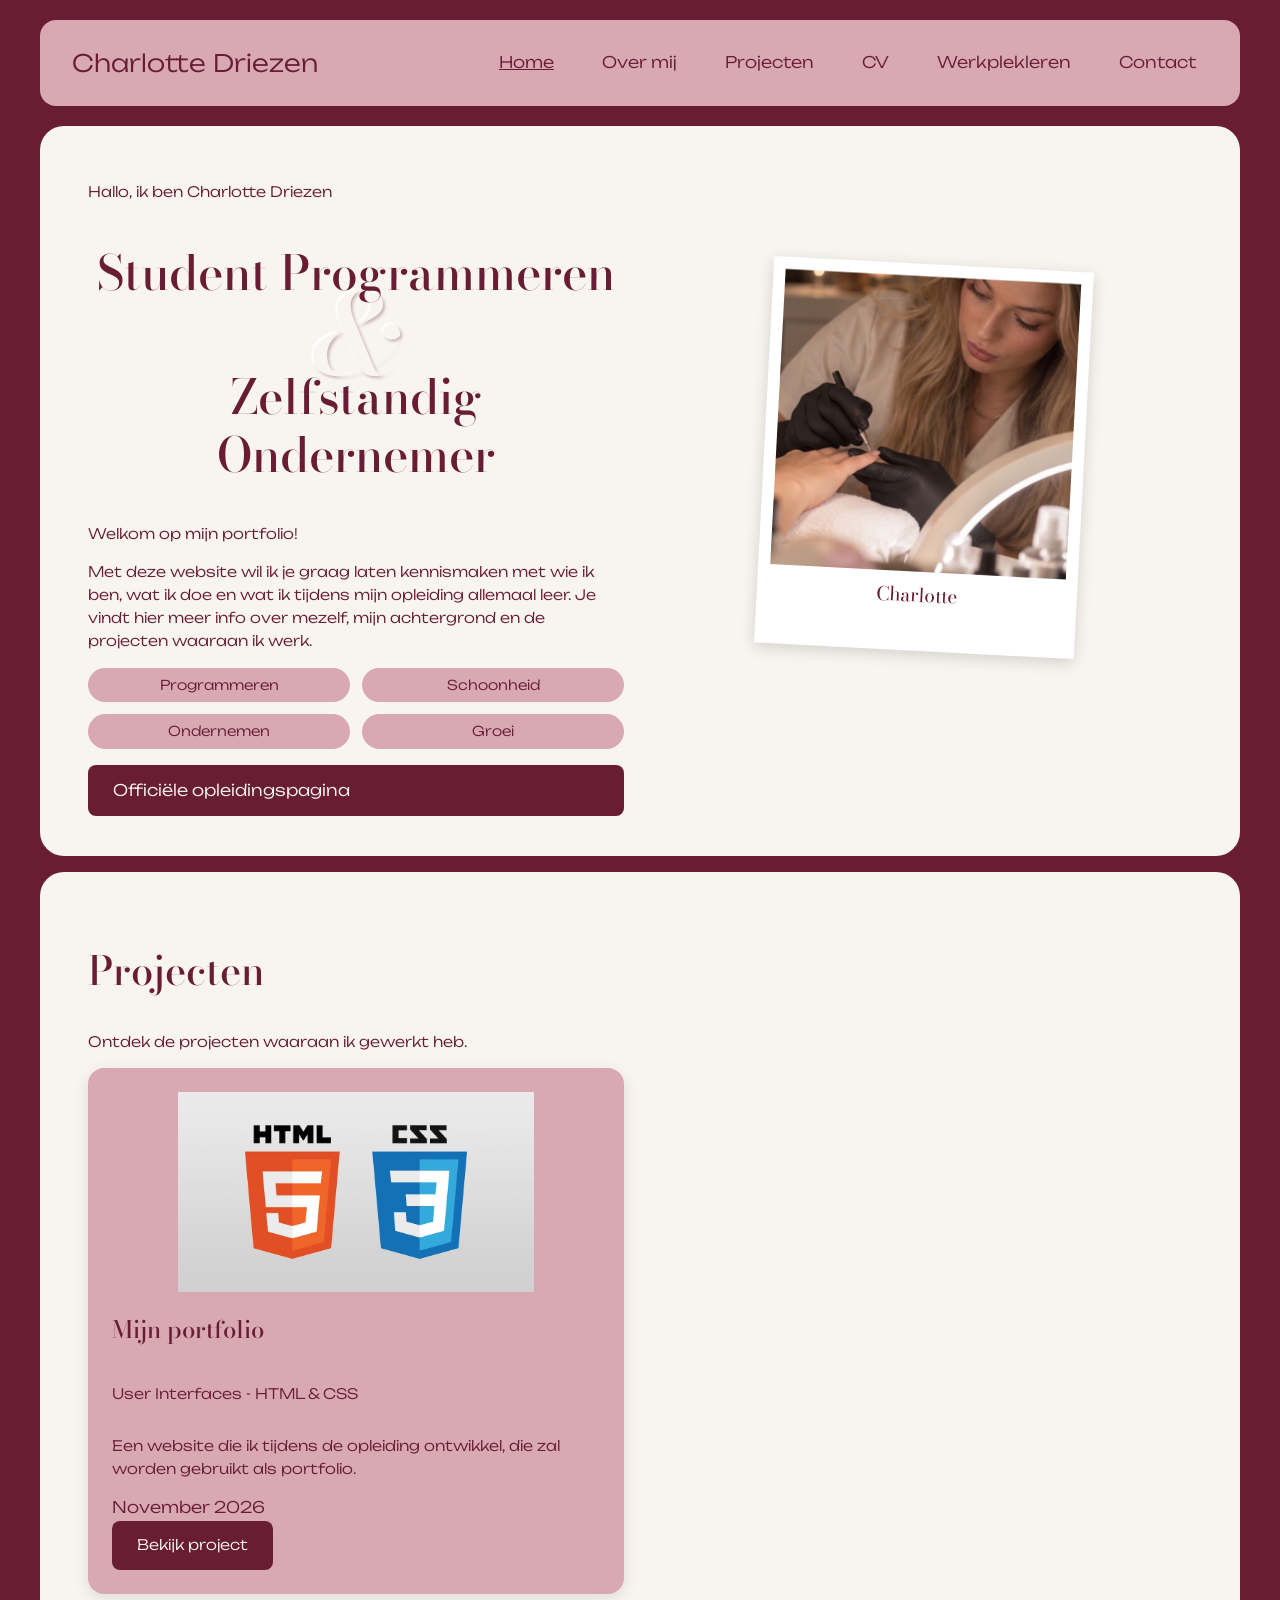
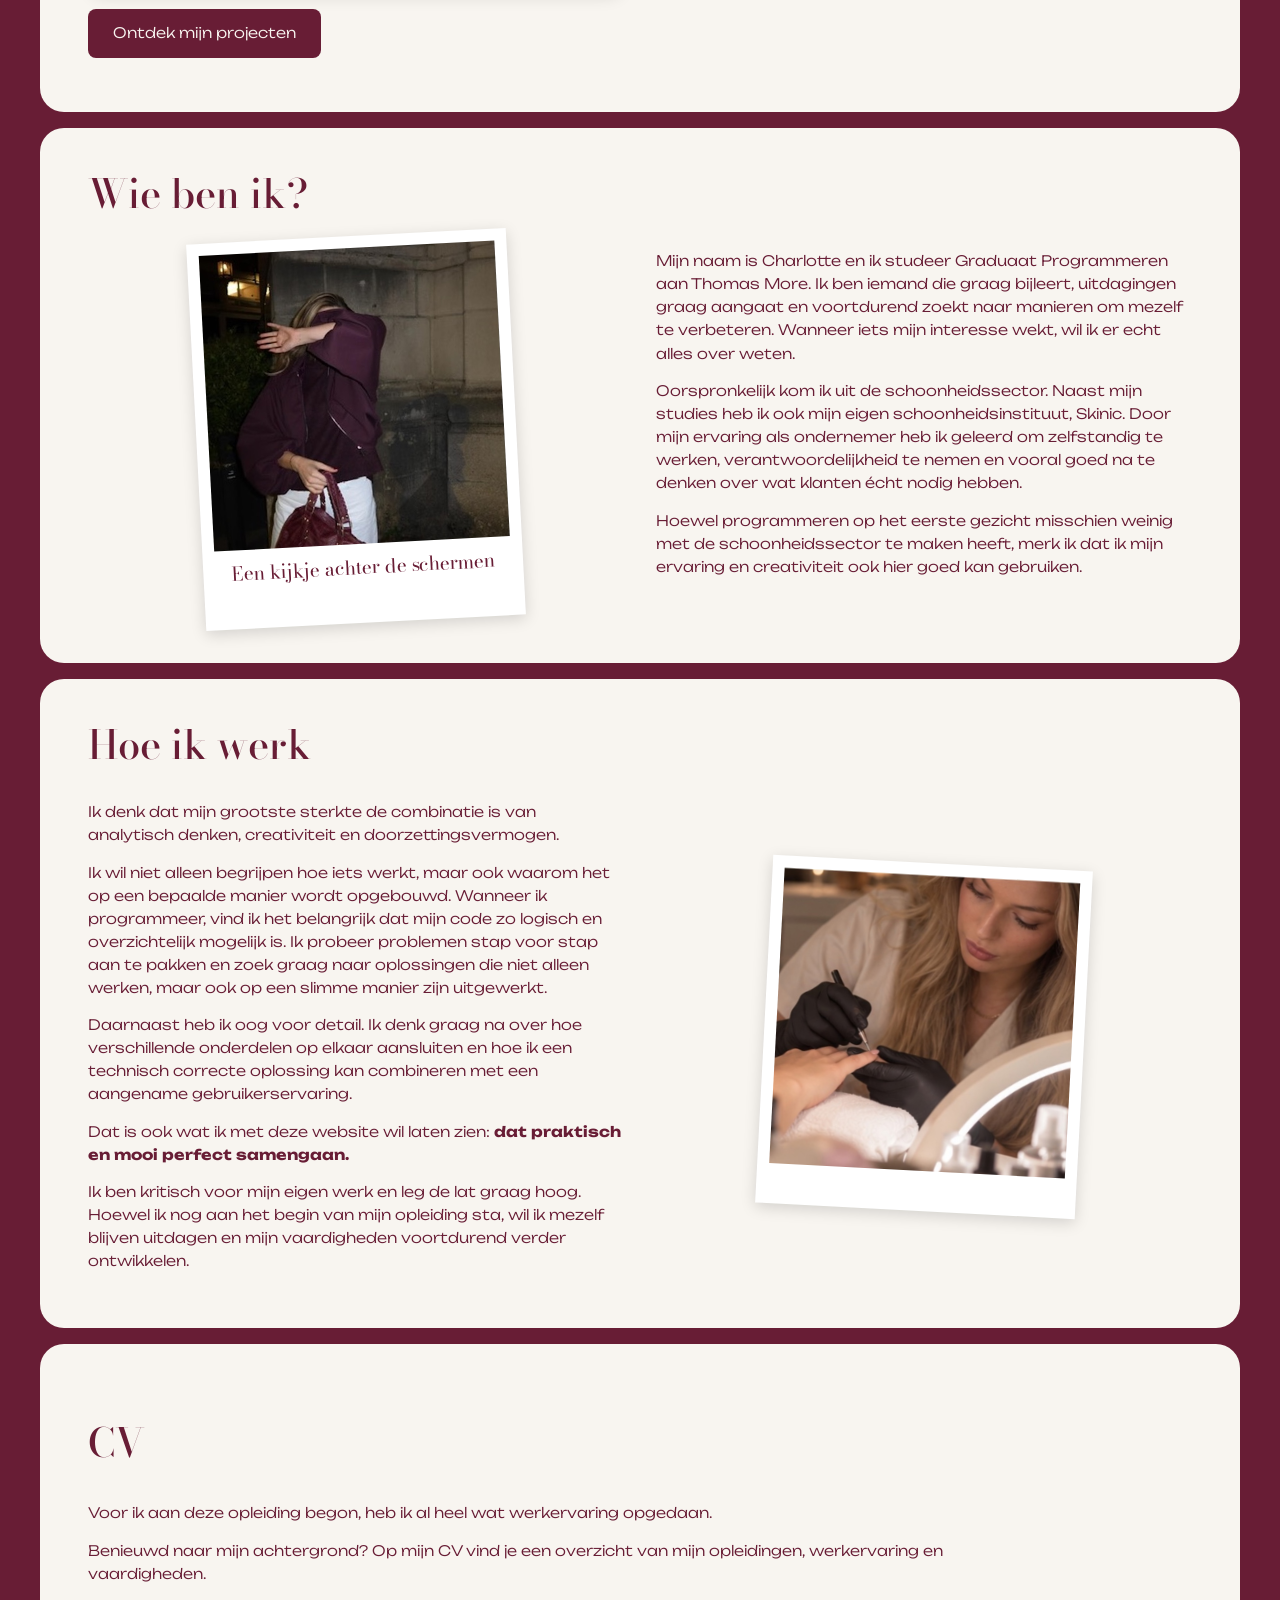
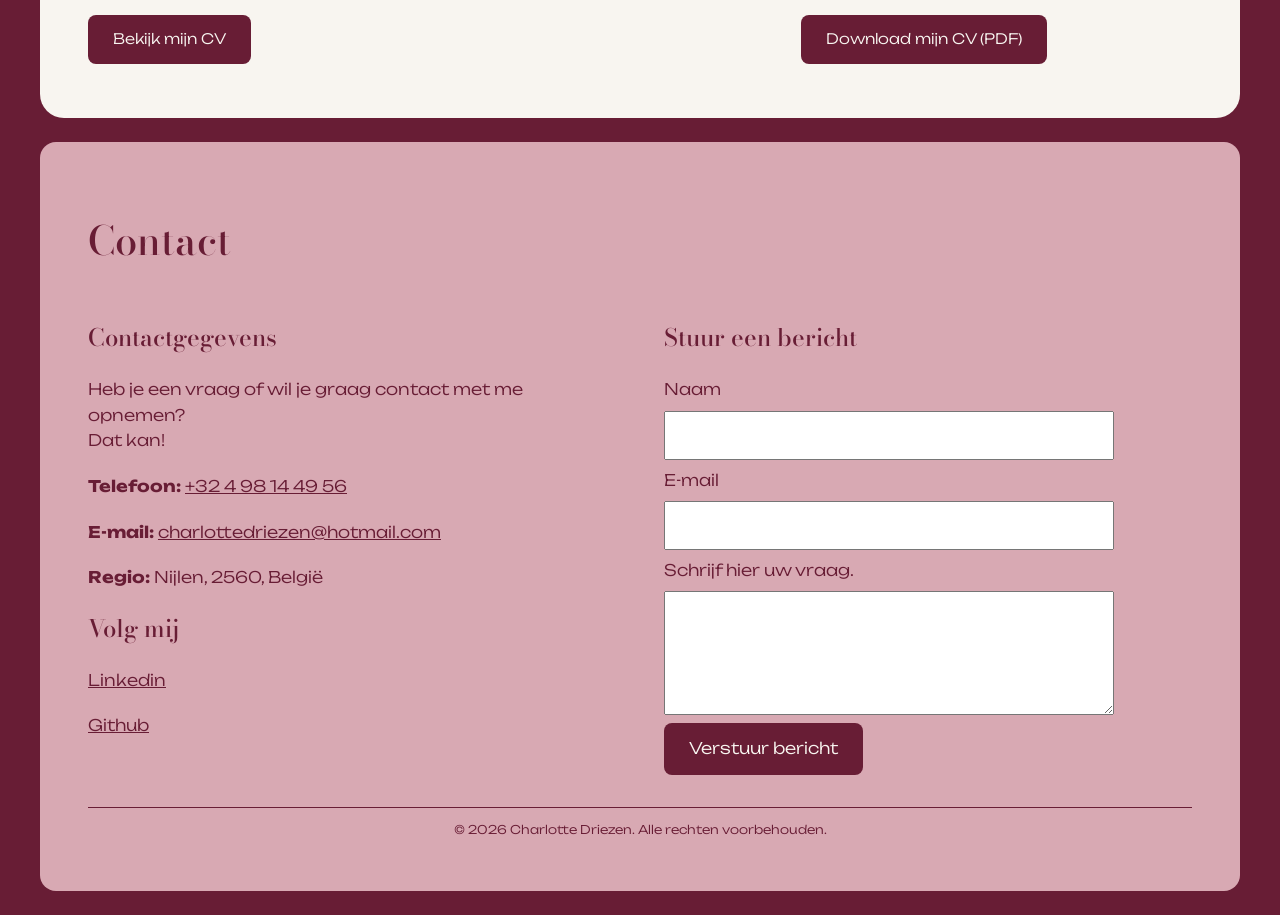
<file: index.html>
<!doctype html>
<html lang="nl">
  <head>
    <meta charset="UTF-8" />
    <meta name="viewport" content="width=device-width, initial-scale=1.0" />
    <link rel="stylesheet" href="css/styles.css" />
    <title>Charlotte Driezen | Portfolio</title>
  </head>
  <body>
    <header>
      <a href="index.html">Charlotte Driezen</a>
      <nav>
        <ul>
          <li><a href="index.html" aria-current="page">Home</a></li>
          <li>
            <a href="html/over-mij.html">Over mij</a>
          </li>
          <li><a href="html/projecten.html">Projecten</a></li>
          <li><a href="html/cv.html">CV</a></li>
          <li><a href="html/werkplekleren.html">Werkplekleren</a></li>
          <li><a href="#contact">Contact</a></li>
        </ul>
      </nav>
    </header>
    <main>
      <section class="grid-twee-kolommen">
        <div>
          <p>Hallo, ik ben Charlotte Driezen</p>
          <h1 class="hero-titel">
            <span>Student Programmeren</span>
            <span class="ampersand">&amp;</span>
            <span>Zelfstandig Ondernemer</span>
          </h1>
          <p>Welkom op mijn portfolio!</p>
          <p>
            Met deze website wil ik je graag laten kennismaken met wie ik ben,
            wat ik doe en wat ik tijdens mijn opleiding allemaal leer. Je vindt
            hier meer info over mezelf, mijn achtergrond en de projecten waaraan
            ik werk.
          </p>
          <ul class="interesses">
            <li>Programmeren</li>
            <li>Schoonheid</li>
            <li>Ondernemen</li>
            <li>Groei</li>
          </ul>
        </div>
        <figure class="polaroid">
          <img
            src="multimedia/fotos/polaroid-charlotte-werkt.jpg"
            alt="Portret van Charlotte"
          />
          <figcaption>Charlotte</figcaption>
        </figure>
        <a
          href="https://thomasmore.be/nl/opleidingen/graduaat/programmeren/sint-katelijne-waver/basistraject"
          target="_blank"
          rel="noopener noreferrer"
          class="knop"
          >Officiële opleidingspagina</a
        >
      </section>

      <section>
        <h2>Projecten</h2>
        <p>Ontdek de projecten waaraan ik gewerkt heb.</p>

        <div class="kaart-grid">
          <article class="projectkaart">
            <figure>
              <img
                src="multimedia/screenshots/logo-html-css.jpg"
                alt="Screenshot van mijn portfoliowebsite"
              />
            </figure>
            <h3>Mijn portfolio</h3>
            <p>User Interfaces - HTML &amp; CSS</p>
            <p>
              Een website die ik tijdens de opleiding ontwikkel, die zal worden
              gebruikt als portfolio.
            </p>
            <time datetime="2026-11">November 2026</time>
            <p>
              <a href="html/project-portfolio.html" class="knop"
                >Bekijk project</a
              >
            </p>
          </article>
          <!-- <article class="projectkaart">
            <figure class="project-afbeelding">
              <img
                src="multimedia/Official_WordPress_Logo.jpg"
                alt="Logo van WordPress"
              />
            </figure>
            <h3>WordPress op de server</h3>
            <p>Besturingssystemen - Linux</p>
            <p>
              De applicatie WordPress installeren en configureren op een
              virtuele Linux-server, met een zelf opgesteld stappenplan.
            </p>
            <time datetime="2026-11">November 2026</time>
            <p>
              <a href="html/project-wordpress.html" class="knop"
                >Bekijk project</a
              >
            </p>
          </article> -->
        </div>
        <p>
          <a href="html/projecten.html" class="knop">Ontdek mijn projecten</a>
        </p>
      </section>

      <section class="grid-twee-kolommen">
        <h2>Wie ben ik?</h2>
        <figure class="polaroid polaroid-links">
          <img src="multimedia/fotos/polaroid-charlotte-pose.jpg" alt="Portret van Charlotte" />
          <figcaption>Een kijkje achter de schermen</figcaption>
        </figure>
        <div class="tekstblok">
          <p>
            Mijn naam is Charlotte en ik studeer Graduaat Programmeren aan
            Thomas More. Ik ben iemand die graag bijleert, uitdagingen graag
            aangaat en voortdurend zoekt naar manieren om mezelf te verbeteren.
            Wanneer iets mijn interesse wekt, wil ik er echt alles over weten.
          </p>
          <p>
            Oorspronkelijk kom ik uit de schoonheidssector. Naast mijn studies
            heb ik ook mijn eigen schoonheidsinstituut, Skinic. Door mijn
            ervaring als ondernemer heb ik geleerd om zelfstandig te werken,
            verantwoordelijkheid te nemen en vooral goed na te denken over wat
            klanten écht nodig hebben.
          </p>
          <p>
            Hoewel programmeren op het eerste gezicht misschien weinig met de
            schoonheidssector te maken heeft, merk ik dat ik mijn ervaring en
            creativiteit ook hier goed kan gebruiken.
          </p>
        </div>
      </section>

      <section class="grid-twee-kolommen">
        <h2>Hoe ik werk</h2>

        <div class="tekstblok">
          <p>
            Ik denk dat mijn grootste sterkte de combinatie is van analytisch
            denken, creativiteit en doorzettingsvermogen.
          </p>
          <p>
            Ik wil niet alleen begrijpen hoe iets werkt, maar ook waarom het op
            een bepaalde manier wordt opgebouwd. Wanneer ik programmeer, vind ik
            het belangrijk dat mijn code zo logisch en overzichtelijk mogelijk
            is. Ik probeer problemen stap voor stap aan te pakken en zoek graag
            naar oplossingen die niet alleen werken, maar ook op een slimme
            manier zijn uitgewerkt.
          </p>
          <p>
            Daarnaast heb ik oog voor detail. Ik denk graag na over hoe
            verschillende onderdelen op elkaar aansluiten en hoe ik een
            technisch correcte oplossing kan combineren met een aangename
            gebruikerservaring.
          </p>
          <p>
            Dat is ook wat ik met deze website wil laten zien:
            <strong>dat praktisch en mooi perfect samengaan.</strong>
          </p>
          <p>
            Ik ben kritisch voor mijn eigen werk en leg de lat graag hoog.
            Hoewel ik nog aan het begin van mijn opleiding sta, wil ik mezelf
            blijven uitdagen en mijn vaardigheden voortdurend verder
            ontwikkelen.
          </p>
        </div>
        <figure class="polaroid">
          <img
            src="multimedia/fotos/polaroid-charlotte-werkt.jpg"
            alt="Charlotte aan het werk in haar schoonheidssalon"
          />
        </figure>
      </section>

      <section>
        <h2>CV</h2>
        <div class="tekstblok">
          <p>
            Voor ik aan deze opleiding begon, heb ik al heel wat werkervaring
            opgedaan.
          </p>
          <p>
            Benieuwd naar mijn achtergrond? Op mijn CV vind je een overzicht van
            mijn opleidingen, werkervaring en vaardigheden.
          </p>
          <section class="grid-twee-kolommen">
            <p><a href="html/cv.html" class="knop">Bekijk mijn CV</a></p>
            <p class="pagina-intro">
              <a
                href="multimedia/documenten/cv-charlotte-driezen.pdf"
                class="knop"
                download
                >Download mijn CV (PDF)</a
              >
            </p>
          </section>
        </div>
      </section>
    </main>
    <footer id="contact">
      <h2>Contact</h2>
      <div class="grid-twee-kolommen">
        <div>
          <h3>Contactgegevens</h3>
          <address>
            <p>
              Heb je een vraag of wil je graag contact met me opnemen? <br />Dat
              kan!
            </p>
            <p>
              <strong>Telefoon: </strong
              ><a href="tel:+32498144956">+32 4 98 14 49 56</a>
            </p>
            <p>
              <strong>E-mail: </strong>
              <a href="mailto:charlottedriezen@hotmail.com"
                >charlottedriezen@hotmail.com</a
              >
            </p>
            <p><strong>Regio:</strong> Nijlen, 2560, België</p>
          </address>
          <h3>Volg mij</h3>
          <address>
            <p>
              <a
                href="https://www.linkedin.com/in/charlotte-driezen-b69981341/"
                target="_blank"
                rel="noopener noreferrer"
                >Linkedin</a
              >
            </p>
            <p>
              <a
                href="https://github.com/charlottedriezen"
                target="_blank"
                rel="noopener noreferrer"
                >Github</a
              >
            </p>
          </address>
        </div>
        <div>
          <h3>Stuur een bericht</h3>
          <form action="mailform.php" method="POST">
            <label for="name">Naam</label>
            <input type="text" name="name" id="name" required />
            <label for="email">E-mail</label>
            <input type="email" name="email" id="email" required />
            <label for="message">Schrijf hier uw vraag.</label>
            <textarea rows="4" name="message" id="message" required></textarea>
            <button type="submit" class="knop">Verstuur bericht</button>
          </form>
        </div>
      </div>
      <hr />
      <p class="copyright">
        &copy; 2026 Charlotte Driezen. Alle rechten voorbehouden.
      </p>
    </footer>
  </body>
</html>
</file>
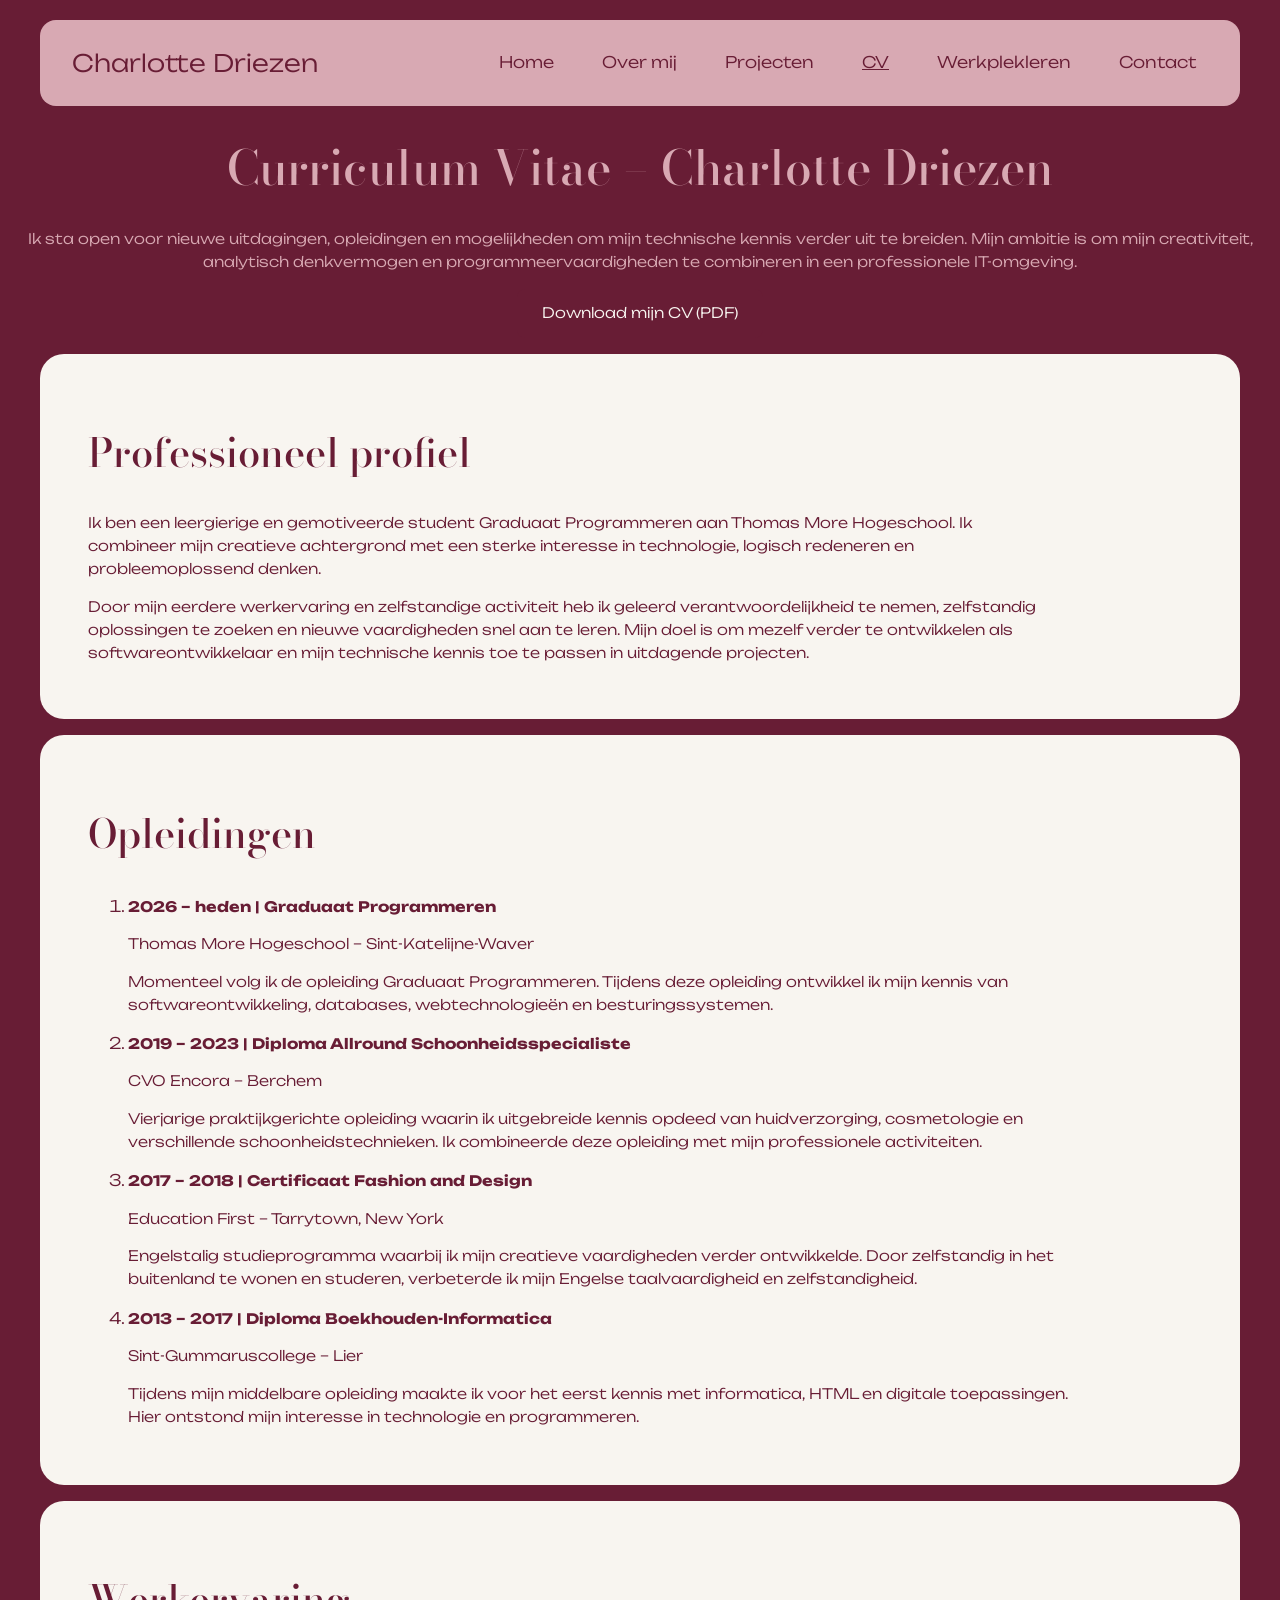
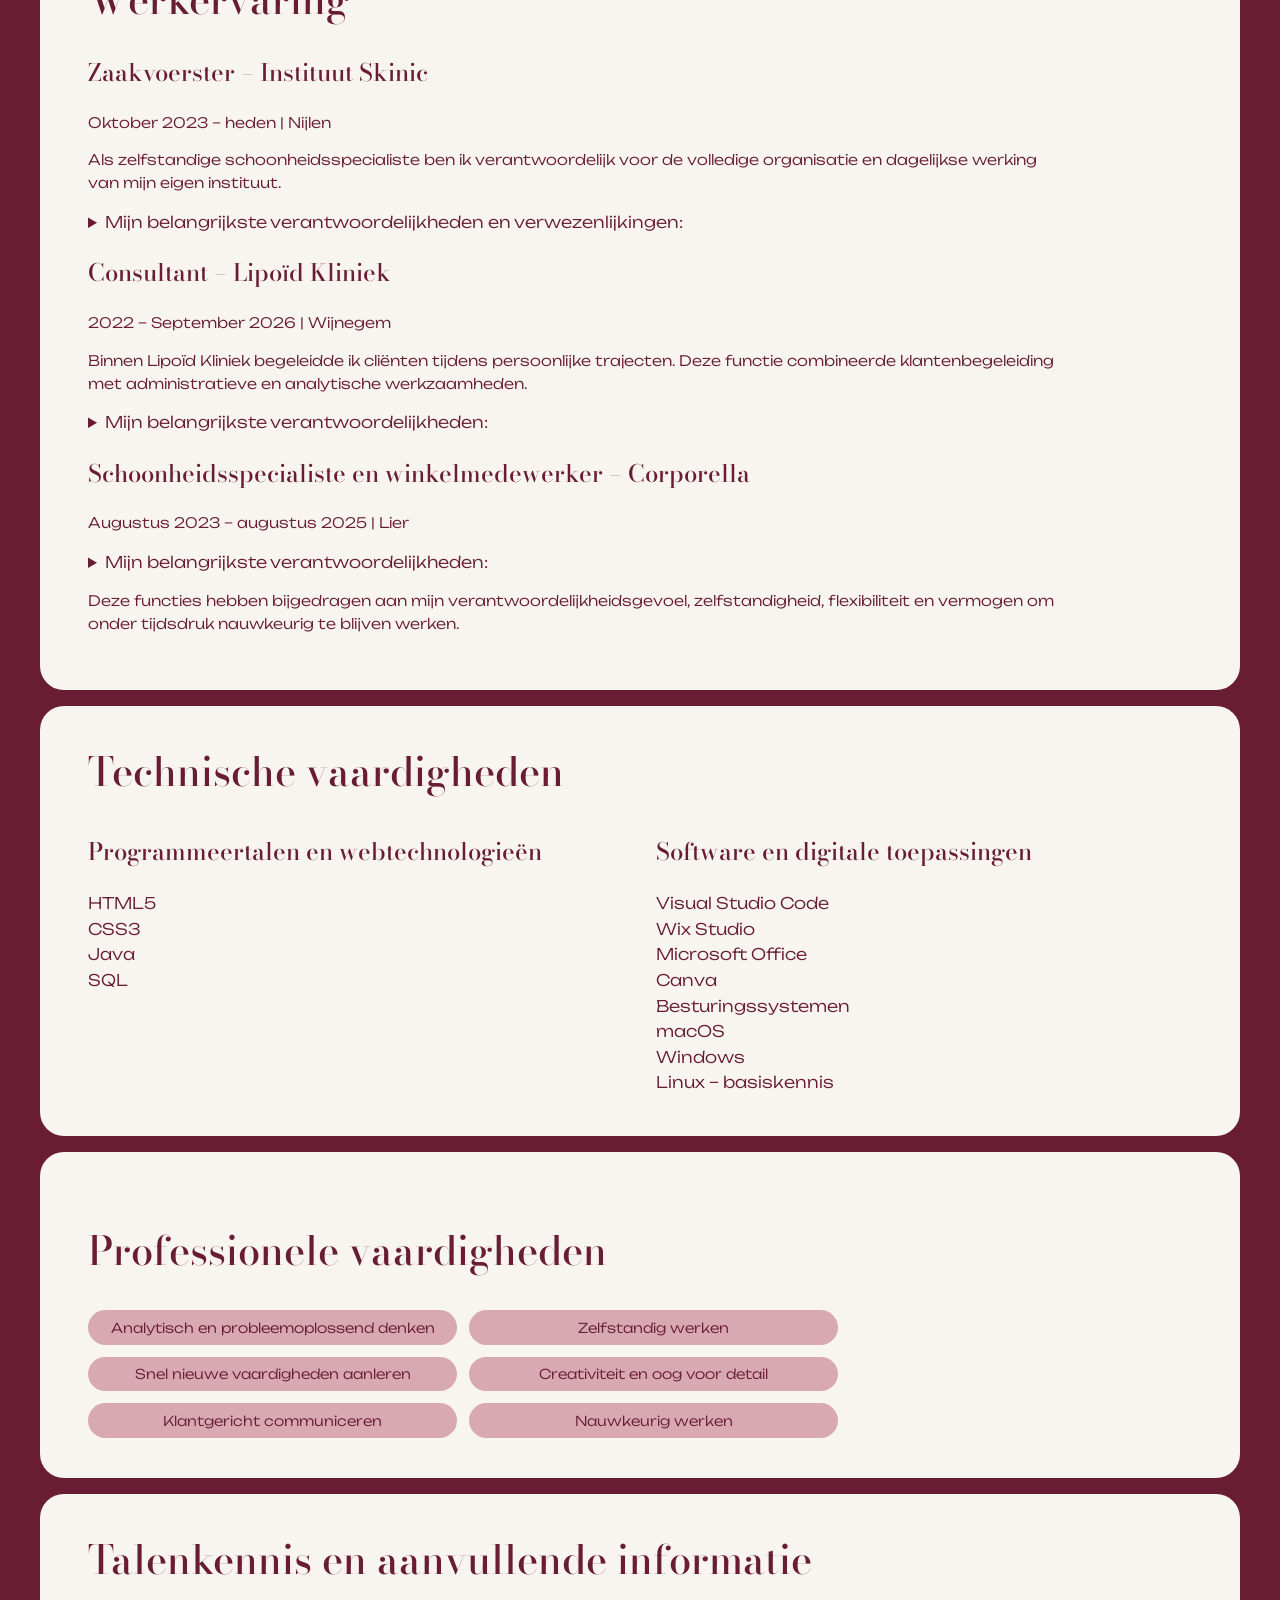
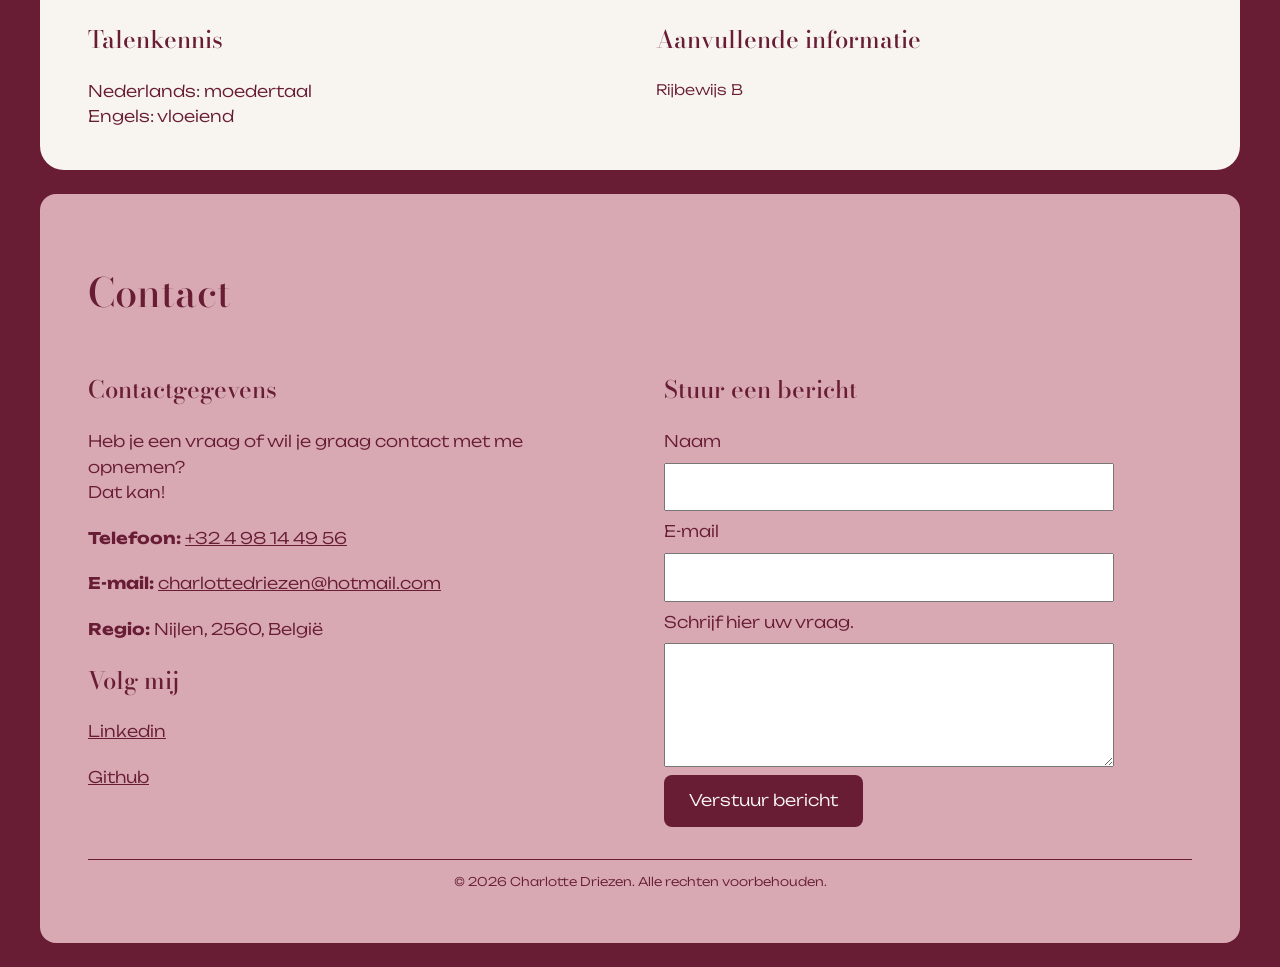
<file: html/cv.html>
<!doctype html>
<html lang="nl">
  <head>
    <meta charset="UTF-8" />
    <meta name="viewport" content="width=device-width, initial-scale=1.0" />
    <link rel="stylesheet" href="../css/styles.css" />
    <title>Charlotte Driezen | CV</title>
  </head>
  <body>
    <header>
      <a href="../index.html">Charlotte Driezen</a>
      <nav>
        <ul>
          <li><a href="../index.html">Home</a></li>
          <li>
            <a href="over-mij.html">Over mij</a>
          </li>
          <li><a href="projecten.html">Projecten</a></li>
          <li><a href="cv.html" aria-current="page">CV</a></li>
          <li><a href="werkplekleren.html">Werkplekleren</a></li>
          <li><a href="#contact">Contact</a></li>
        </ul>
      </nav>
    </header>
    <main>
      <h1>Curriculum Vitae – Charlotte Driezen</h1>
      <p class="pagina-intro">
        Ik sta open voor nieuwe uitdagingen, opleidingen en mogelijkheden om
        mijn technische kennis verder uit te breiden. Mijn ambitie is om mijn
        creativiteit, analytisch denkvermogen en programmeervaardigheden te
        combineren in een professionele IT-omgeving.
      </p>
      <p class="pagina-intro">
        <a href="../multimedia/documenten/cv-charlotte-driezen.pdf" class="knop" download
          >Download mijn CV (PDF)</a
        >
      </p>

      <section class="tekstblok">
        <h2>Professioneel profiel</h2>

        <p>
          Ik ben een leergierige en gemotiveerde student Graduaat Programmeren
          aan Thomas More Hogeschool. Ik combineer mijn creatieve achtergrond
          met een sterke interesse in technologie, logisch redeneren en
          probleemoplossend denken.
        </p>
        <p>
          Door mijn eerdere werkervaring en zelfstandige activiteit heb ik
          geleerd verantwoordelijkheid te nemen, zelfstandig oplossingen te
          zoeken en nieuwe vaardigheden snel aan te leren. Mijn doel is om
          mezelf verder te ontwikkelen als softwareontwikkelaar en mijn
          technische kennis toe te passen in uitdagende projecten.
        </p>
      </section>

      <section class="tekstblok">
        <h2>Opleidingen</h2>

        <ol>
          <li>
            <p><strong>2026 – heden | Graduaat Programmeren</strong></p>
            <p>Thomas More Hogeschool – Sint-Katelijne-Waver</p>

            <p>
              Momenteel volg ik de opleiding Graduaat Programmeren. Tijdens deze
              opleiding ontwikkel ik mijn kennis van softwareontwikkeling,
              databases, webtechnologieën en besturingssystemen.
            </p>
          </li>

          <li>
            <p>
              <strong
                >2019 – 2023 | Diploma Allround Schoonheidsspecialiste
              </strong>
            </p>
            <p>CVO Encora – Berchem</p>
            <p>
              Vierjarige praktijkgerichte opleiding waarin ik uitgebreide kennis
              opdeed van huidverzorging, cosmetologie en verschillende
              schoonheidstechnieken. Ik combineerde deze opleiding met mijn
              professionele activiteiten.
            </p>
          </li>

          <li>
            <p>
              <strong>2017 – 2018 | Certificaat Fashion and Design</strong>
            </p>
            <p>Education First – Tarrytown, New York</p>
            <p>
              Engelstalig studieprogramma waarbij ik mijn creatieve vaardigheden
              verder ontwikkelde. Door zelfstandig in het buitenland te wonen en
              studeren, verbeterde ik mijn Engelse taalvaardigheid en
              zelfstandigheid.
            </p>
          </li>

          <li>
            <p><strong>2013 – 2017 | Diploma Boekhouden-Informatica</strong></p>
            <p>Sint-Gummaruscollege – Lier</p>

            <p>
              Tijdens mijn middelbare opleiding maakte ik voor het eerst kennis
              met informatica, HTML en digitale toepassingen. Hier ontstond mijn
              interesse in technologie en programmeren.
            </p>
          </li>
        </ol>
      </section>
      <section class="tekstblok">
        <h2>Werkervaring</h2>
        <article>
          <h3>Zaakvoerster – Instituut Skinic</h3>
          <p>Oktober 2023 – heden | Nijlen</p>
          <p>
            Als zelfstandige schoonheidsspecialiste ben ik verantwoordelijk voor
            de volledige organisatie en dagelijkse werking van mijn eigen
            instituut.
          </p>
          <details>
            <summary>
              Mijn belangrijkste verantwoordelijkheden en verwezenlijkingen:
            </summary>
            <ul>
              <li>Zelfstandig opbouwen en ontwikkelen van mijn onderneming.</li>
              <li>
                Ontwerpen, structureren en onderhouden van mijn zakelijke
                website met Wix Studio.
              </li>
              <li>
                Beheren van digitale boekingssystemen en administratieve
                toepassingen.
              </li>
              <li>
                Ontwikkelen van een herkenbare huisstijl en online uitstraling.
              </li>
              <li>
                Zelfstandig aanleren van nieuwe software en digitale
                hulpmiddelen.
              </li>
              <li>
                Analyseren en oplossen van technische en praktische problemen.
              </li>
              <li>
                Organiseren van afspraken, klantenbeheer en dagelijkse
                administratie.
              </li>
              <li>Klantgericht communiceren en kwaliteitsvol werken.</li>
            </ul>
          </details>
        </article>
        <article>
          <h3>Consultant – Lipoïd Kliniek</h3>
          <p>2022 – September 2026 | Wijnegem</p>
          <p>
            Binnen Lipoïd Kliniek begeleidde ik cliënten tijdens persoonlijke
            trajecten. Deze functie combineerde klantenbegeleiding met
            administratieve en analytische werkzaamheden.
          </p>
          <details>
            <summary>Mijn belangrijkste verantwoordelijkheden:</summary>
            <ul>
              <li>
                Uitvoeren en interpreteren van lichaamsanalyses en
                gespecialiseerde metingen.
              </li>
              <li>Verwerken en opvolgen van cliëntgegevens.</li>
              <li>
                Complexe informatie op een begrijpelijke manier toelichten.
              </li>
              <li>
                Analyseren van problemen en zoeken naar passende oplossingen.
              </li>
              <li>
                Beheren van afspraken, betalingen en bestellingen. Ondersteuning
                bieden via telefoon en e-mail.
              </li>
              <li>
                Zelfstandig aanleren en toepassen van nieuwe systemen en
                werkwijzen.
              </li>
            </ul>
          </details>
        </article>
        <article>
          <h3>Schoonheidsspecialiste en winkelmedewerker – Corporella</h3>

          <p>Augustus 2023 – augustus 2025 | Lier</p>
          <details>
            <summary>Mijn belangrijkste verantwoordelijkheden:</summary>
            <ul>
              <li>Uitvoeren van professionele schoonheidsbehandelingen.</li>
              <li>Adviseren en begeleiden van klanten.</li>
              <li>Verkopen van producten en verwerken van betalingen.</li>
              <li>Ondersteunen van administratie en voorraadbeheer.</li>
              <li>
                Zelfstandig en nauwkeurig werken in een klantgerichte omgeving.
              </li>
            </ul>
          </details>
        </article>
        <p>
          Deze functies hebben bijgedragen aan mijn verantwoordelijkheidsgevoel,
          zelfstandigheid, flexibiliteit en vermogen om onder tijdsdruk
          nauwkeurig te blijven werken.
        </p>
      </section>
      <section class="grid-twee-kolommen">
        <h2>Technische vaardigheden</h2>
        <section>
          <h3>Programmeertalen en webtechnologieën</h3>
          <ul>
            <li>HTML5</li>
            <li>CSS3</li>
            <li>Java</li>
            <li>SQL</li>
          </ul>
        </section>

        <section>
          <h3>Software en digitale toepassingen</h3>
          <ul>
            <li>Visual Studio Code</li>
            <li>Wix Studio</li>
            <li>Microsoft Office</li>
            <li>Canva</li>
            <li>
              Besturingssystemen
              <ul>
                <li>macOS</li>
                <li>Windows</li>
                <li>Linux – basiskennis</li>
              </ul>
            </li>
          </ul>
        </section>
      </section>
      <section>
        <h2>Professionele vaardigheden</h2>
        <ul class="interesses">
          <li>Analytisch en probleemoplossend denken</li>
          <li>Zelfstandig werken</li>
          <li>Snel nieuwe vaardigheden aanleren</li>
          <li>Creativiteit en oog voor detail</li>
          <li>Klantgericht communiceren</li>
          <li>Nauwkeurig werken</li>
        </ul>
      </section>
      <section class="grid-twee-kolommen">
        <h2>Talenkennis en aanvullende informatie</h2>
        <section>
          <h3>Talenkennis</h3>
          <ul>
            <li>Nederlands: moedertaal</li>
            <li>Engels: vloeiend</li>
          </ul>
        </section>
        <section>
          <h3>Aanvullende informatie</h3>
          <p>Rijbewijs B</p>
        </section>
      </section>
    </main>
    <footer id="contact">
      <h2>Contact</h2>
      <div class="grid-twee-kolommen">
        <div>
          <h3>Contactgegevens</h3>
          <address>
            <p>
              Heb je een vraag of wil je graag contact met me opnemen? <br />Dat
              kan!
            </p>
            <p>
              <strong>Telefoon: </strong
              ><a href="tel:+32498144956">+32 4 98 14 49 56</a>
            </p>
            <p>
              <strong>E-mail: </strong>
              <a href="mailto:charlottedriezen@hotmail.com"
                >charlottedriezen@hotmail.com</a
              >
            </p>
            <p><strong>Regio:</strong> Nijlen, 2560, België</p>
          </address>
          <h3>Volg mij</h3>
          <address>
            <p>
              <a
                href="https://www.linkedin.com/in/charlotte-driezen-b69981341/"
                target="_blank"
                rel="noopener noreferrer"
                >Linkedin</a
              >
            </p>
            <p>
              <a
                href="https://github.com/charlottedriezen"
                target="_blank"
                rel="noopener noreferrer"
                >Github</a
              >
            </p>
          </address>
        </div>
        <div>
          <h3>Stuur een bericht</h3>
          <form action="../mailform.php" method="POST">
            <label for="name">Naam</label>
            <input type="text" name="name" id="name" required />
            <label for="email">E-mail</label>
            <input type="email" name="email" id="email" required />
            <label for="message">Schrijf hier uw vraag.</label>
            <textarea rows="4" name="message" id="message" required></textarea>
            <button type="submit" class="knop">Verstuur bericht</button>
          </form>
        </div>
      </div>
      <hr />
      <p class="copyright">
        &copy; 2026 Charlotte Driezen. Alle rechten voorbehouden.
      </p>
    </footer>
  </body>
</html>
</file>
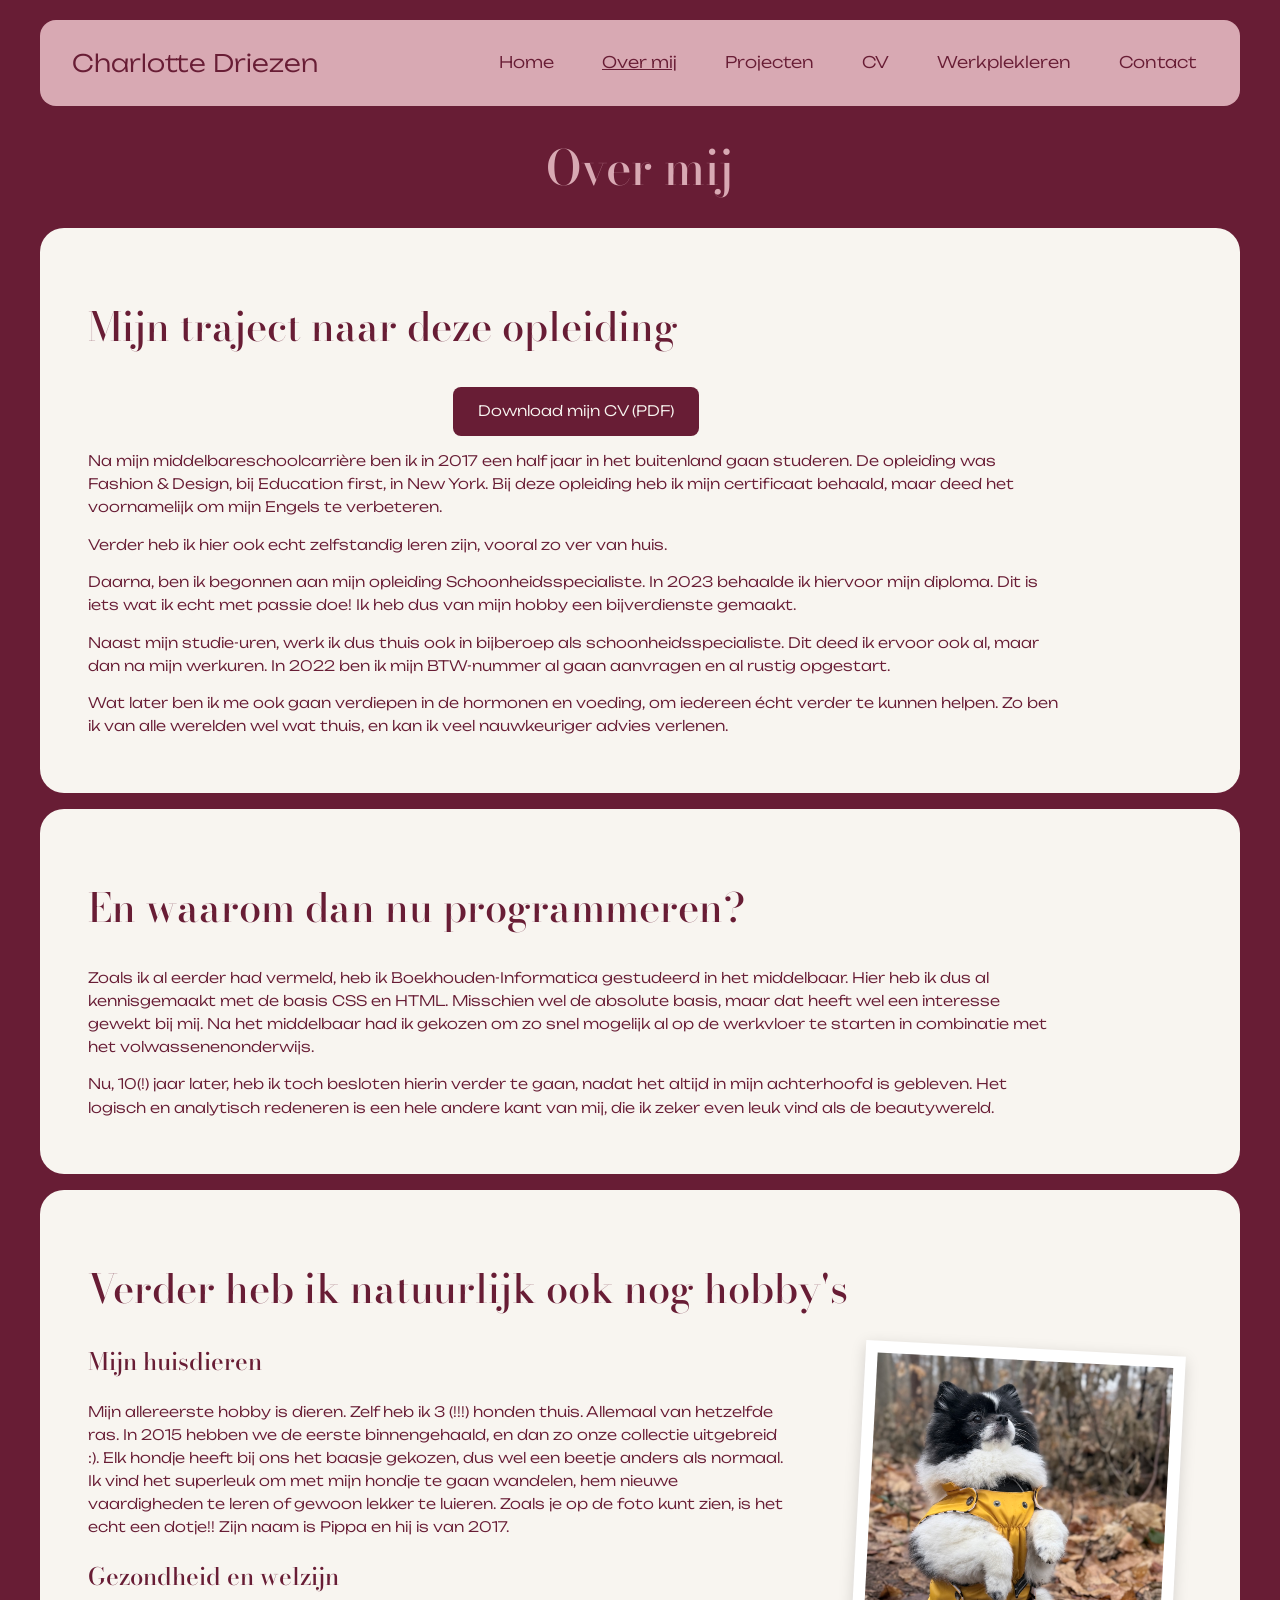
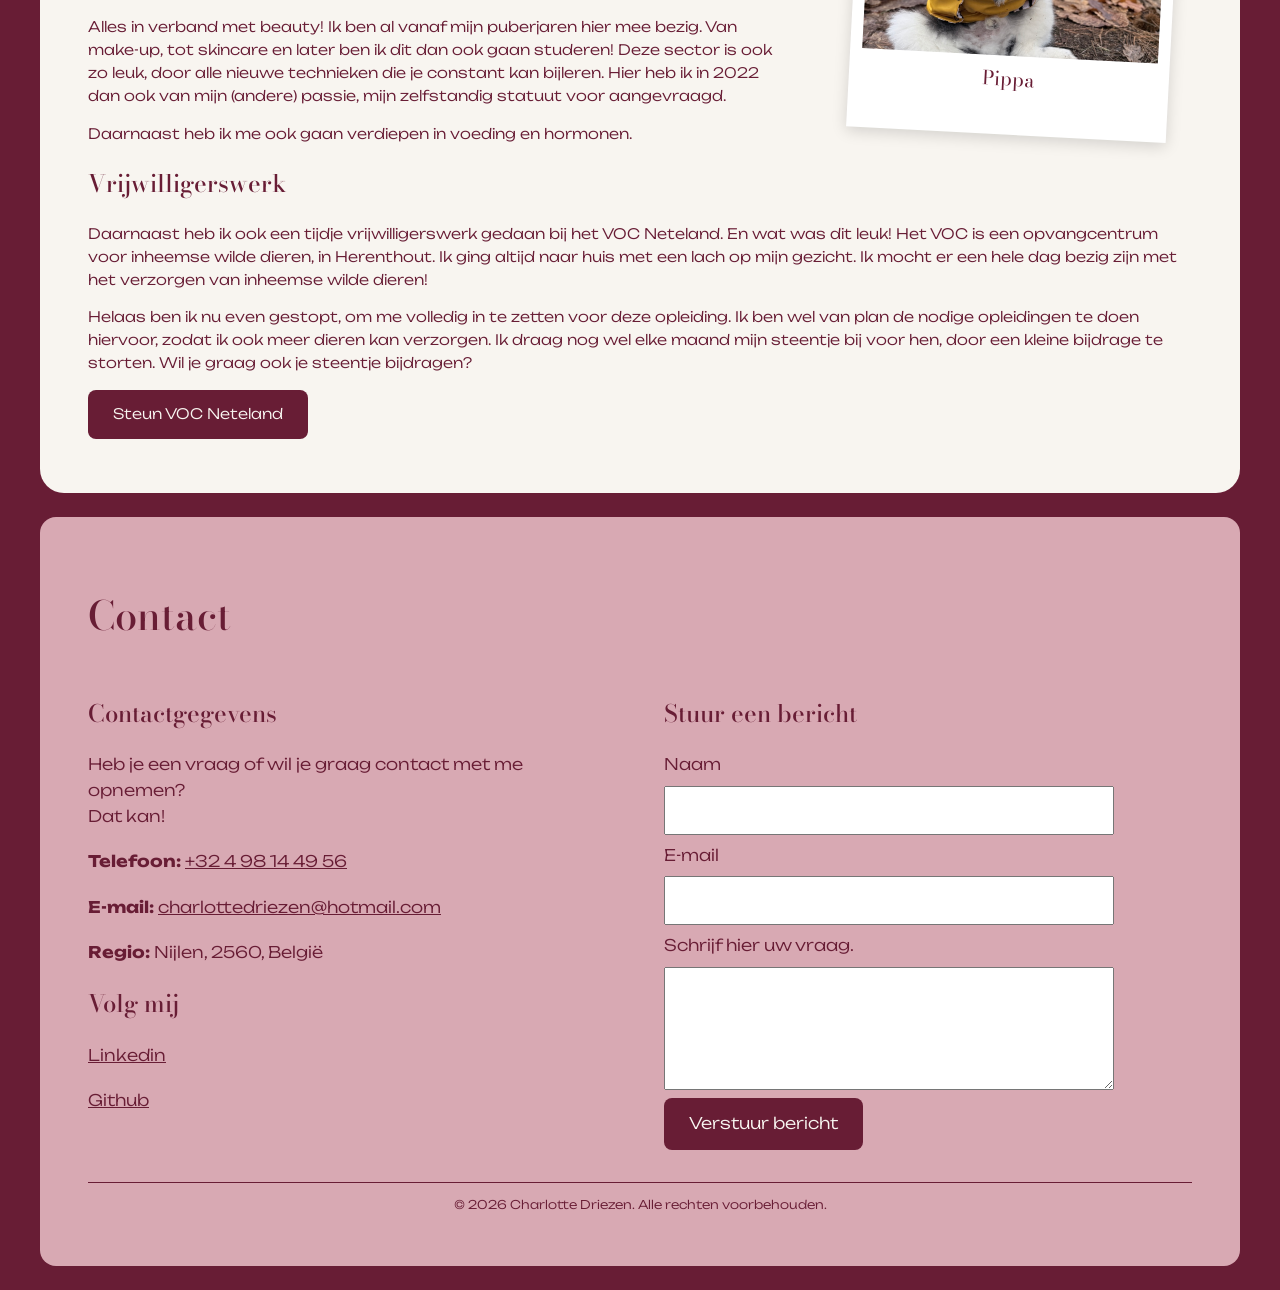
<file: html/over-mij.html>
<!doctype html>
<html lang="nl">
  <head>
    <meta charset="UTF-8" />
    <meta name="viewport" content="width=device-width, initial-scale=1.0" />
    <link rel="stylesheet" href="../css/styles.css" />
    <title>Charlotte Driezen | Over mij</title>
  </head>
  <body>
    <header>
      <a href="../index.html">Charlotte Driezen</a>
      <nav>
        <ul>
          <li><a href="../index.html">Home</a></li>
          <li>
            <a href="over-mij.html" aria-current="page">Over mij</a>
          </li>
          <li><a href="projecten.html">Projecten</a></li>
          <li><a href="cv.html">CV</a></li>
          <li><a href="werkplekleren.html">Werkplekleren</a></li>
          <li><a href="#contact">Contact</a></li>
        </ul>
      </nav>
    </header>

    <main>
      <h1>Over mij</h1>
      <section class="tekstblok">
        <h2>Mijn traject naar deze opleiding</h2>
        <p class="pagina-intro">
          <a href="../multimedia/documenten/cv-charlotte-driezen.pdf" class="knop" download
            >Download mijn CV (PDF)</a
          >
        </p>
        <p>
          Na mijn middelbareschoolcarrière ben ik in
          <time datetime="2017">2017</time> een half jaar in het buitenland gaan
          studeren. De opleiding was Fashion &amp; Design, bij Education first,
          in New York. Bij deze opleiding heb ik mijn certificaat behaald, maar
          deed het voornamelijk om mijn Engels te verbeteren.
        </p>
        <p>
          Verder heb ik hier ook echt zelfstandig leren zijn, vooral zo ver van
          huis.
        </p>

        <p>
          Daarna, ben ik begonnen aan mijn opleiding Schoonheidsspecialiste. In
          <time datetime="2023">2023</time> behaalde ik hiervoor mijn diploma.
          Dit is iets wat ik echt met passie doe! Ik heb dus van mijn hobby een
          bijverdienste gemaakt.
        </p>
        <p>
          Naast mijn studie-uren, werk ik dus thuis ook in bijberoep als
          schoonheidsspecialiste. Dit deed ik ervoor ook al, maar dan na mijn
          werkuren. In <time datetime="2022">2022</time> ben ik mijn BTW-nummer
          al gaan aanvragen en al rustig opgestart.
        </p>
        <p>
          Wat later ben ik me ook gaan verdiepen in de hormonen en voeding, om
          iedereen écht verder te kunnen helpen. Zo ben ik van alle werelden wel
          wat thuis, en kan ik veel nauwkeuriger advies verlenen.
        </p>
      </section>

      <section class="tekstblok">
        <h2>En waarom dan nu programmeren?</h2>
        <p>
          Zoals ik al eerder had vermeld, heb ik Boekhouden-Informatica
          gestudeerd in het middelbaar. Hier heb ik dus al kennisgemaakt met de
          basis CSS en HTML. Misschien wel de absolute basis, maar dat heeft wel
          een interesse gewekt bij mij. Na het middelbaar had ik gekozen om zo
          snel mogelijk al op de werkvloer te starten in combinatie met het
          volwassenenonderwijs.
        </p>
        <p>
          Nu, 10(!) jaar later, heb ik toch besloten hierin verder te gaan,
          nadat het altijd in mijn achterhoofd is gebleven. Het logisch en
          analytisch redeneren is een hele andere kant van mij, die ik zeker
          even leuk vind als de beautywereld.
        </p>
      </section>
      <section id="hobbys">
        <h2>Verder heb ik natuurlijk ook nog hobby's</h2>
        <figure class="polaroid foto-rechts">
          <img
            src="../multimedia/fotos/polaroid-pippa.jpg"
            alt="Pippa tijdens een wandeling in het bos"
          />
          <figcaption>Pippa</figcaption>
        </figure>

        <h3>Mijn huisdieren</h3>

        <p>
          Mijn allereerste hobby is dieren. Zelf heb ik 3 (!!!) honden thuis.
          Allemaal van hetzelfde ras. In
          <time datetime="2015">2015</time> hebben we de eerste binnengehaald,
          en dan zo onze collectie uitgebreid :). Elk hondje heeft bij ons het
          baasje gekozen, dus wel een beetje anders als normaal. Ik vind het
          superleuk om met mijn hondje te gaan wandelen, hem nieuwe vaardigheden
          te leren of gewoon lekker te luieren. Zoals je op de foto kunt zien,
          is het echt een dotje!! Zijn naam is Pippa en hij is van 2017.
        </p>

        <h3>Gezondheid en welzijn</h3>
        <p>
          Alles in verband met beauty! Ik ben al vanaf mijn puberjaren hier mee
          bezig. Van make-up, tot skincare en later ben ik dit dan ook gaan
          studeren! Deze sector is ook zo leuk, door alle nieuwe technieken die
          je constant kan bijleren. Hier heb ik in
          <time datetime="2022">2022</time> dan ook van mijn (andere) passie,
          mijn zelfstandig statuut voor aangevraagd.
        </p>
        <p>Daarnaast heb ik me ook gaan verdiepen in voeding en hormonen.</p>

        <h3>Vrijwilligerswerk</h3>
        <p>
          Daarnaast heb ik ook een tijdje vrijwilligerswerk gedaan bij het VOC
          Neteland. En wat was dit leuk! Het VOC is een opvangcentrum voor
          inheemse wilde dieren, in Herenthout. Ik ging altijd naar huis met een
          lach op mijn gezicht. Ik mocht er een hele dag bezig zijn met het
          verzorgen van inheemse wilde dieren!
        </p>
        <p>
          Helaas ben ik nu even gestopt, om me volledig in te zetten voor deze
          opleiding. Ik ben wel van plan de nodige opleidingen te doen hiervoor,
          zodat ik ook meer dieren kan verzorgen. Ik draag nog wel elke maand
          mijn steentje bij voor hen, door een kleine bijdrage te storten. Wil
          je graag ook je steentje bijdragen?
        </p>
        <p>
          <a
            href="https://www.vocneteland.be/giften-legaat/"
            target="_blank"
            class="knop"
            rel="noopener noreferrer"
            >Steun VOC Neteland</a
          >
        </p>
      </section>
    </main>
    <footer id="contact">
      <h2>Contact</h2>
      <div class="grid-twee-kolommen">
        <div>
          <h3>Contactgegevens</h3>
          <address>
            <p>
              Heb je een vraag of wil je graag contact met me opnemen? <br />Dat
              kan!
            </p>
            <p>
              <strong>Telefoon: </strong
              ><a href="tel:+32498144956">+32 4 98 14 49 56</a>
            </p>
            <p>
              <strong>E-mail: </strong>
              <a href="mailto:charlottedriezen@hotmail.com"
                >charlottedriezen@hotmail.com</a
              >
            </p>
            <p><strong>Regio:</strong> Nijlen, 2560, België</p>
          </address>
          <h3>Volg mij</h3>
          <address>
            <p>
              <a
                href="https://www.linkedin.com/in/charlotte-driezen-b69981341/"
                target="_blank"
                rel="noopener noreferrer"
                >Linkedin</a
              >
            </p>
            <p>
              <a
                href="https://github.com/charlottedriezen"
                target="_blank"
                rel="noopener noreferrer"
                >Github</a
              >
            </p>
          </address>
        </div>
        <div>
          <h3>Stuur een bericht</h3>
          <form action="../mailform.php" method="POST">
            <label for="name">Naam</label>
            <input type="text" name="name" id="name" required />
            <label for="email">E-mail</label>
            <input type="email" name="email" id="email" required />
            <label for="message">Schrijf hier uw vraag.</label>
            <textarea rows="4" name="message" id="message" required></textarea>
            <button type="submit" class="knop">Verstuur bericht</button>
          </form>
        </div>
      </div>
      <hr />
      <p class="copyright">
        &copy; 2026 Charlotte Driezen. Alle rechten voorbehouden.
      </p>
    </footer>
  </body>
</html>
</file>
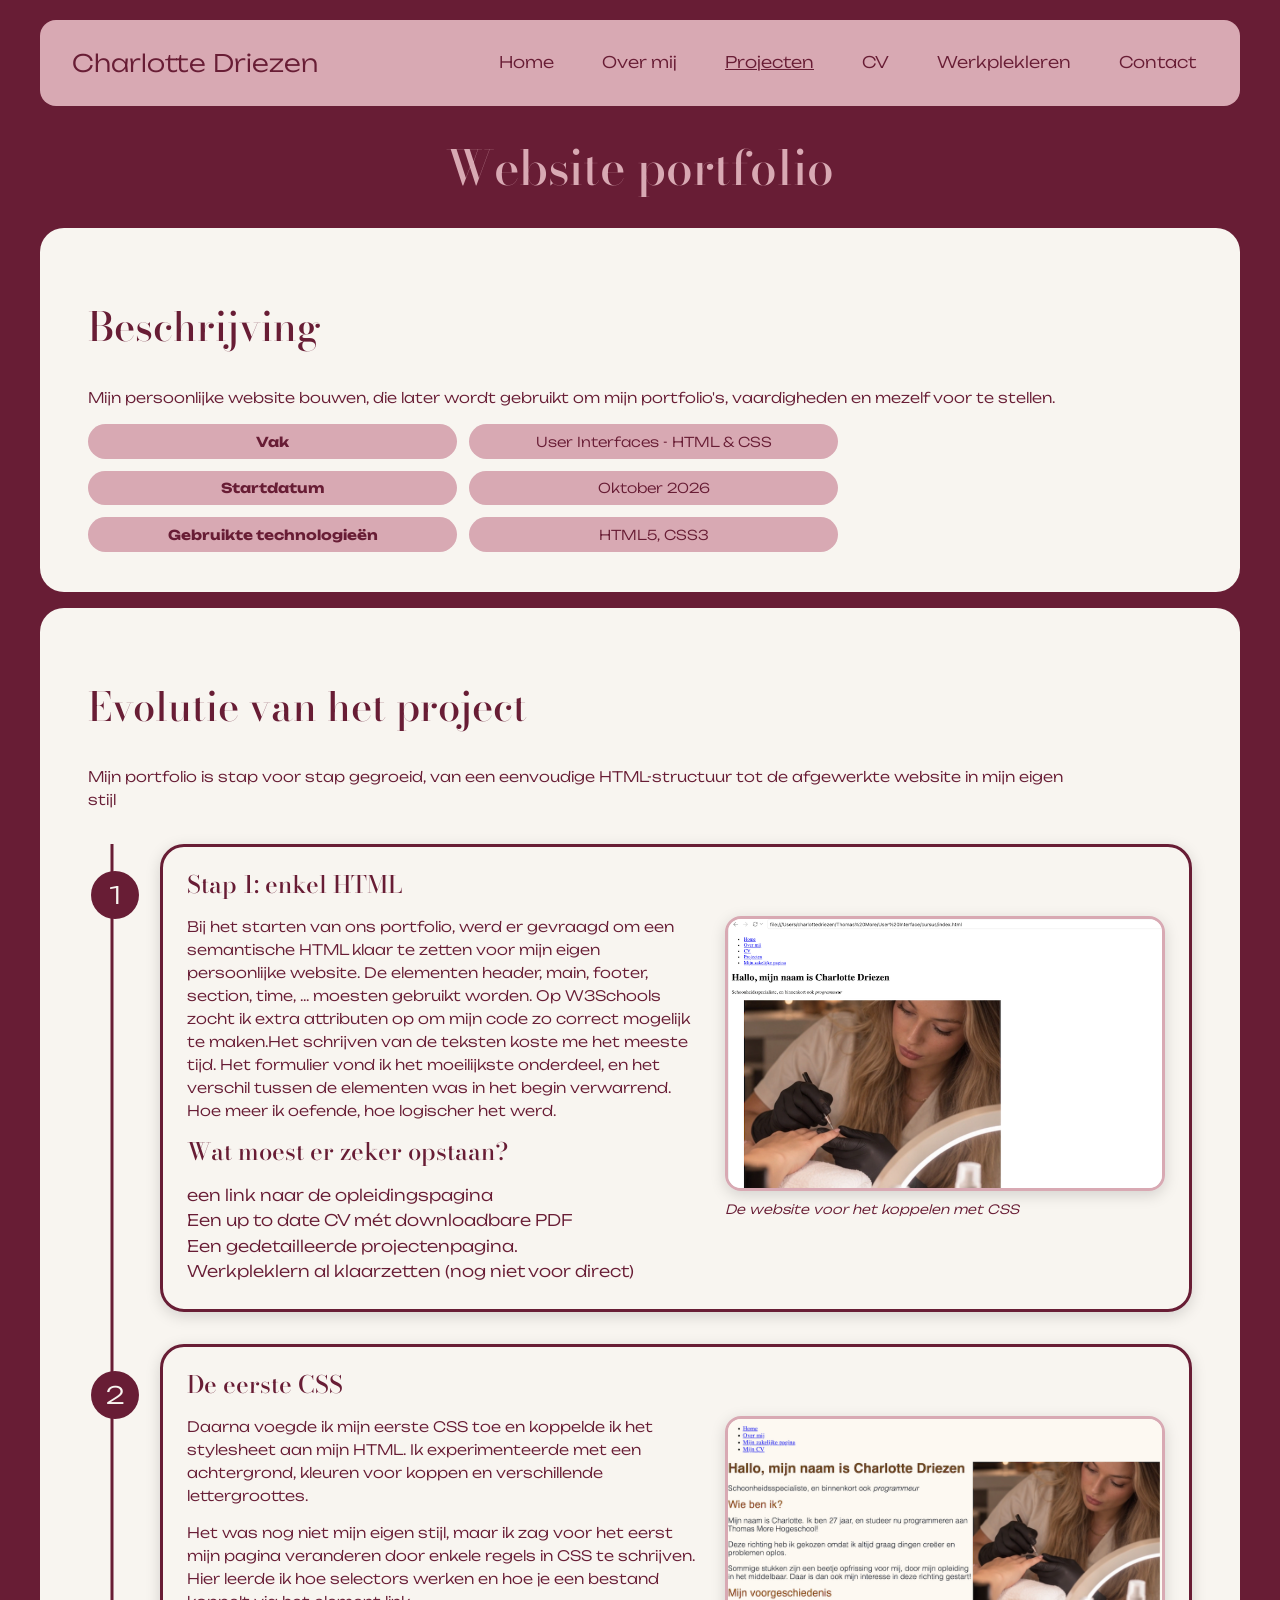
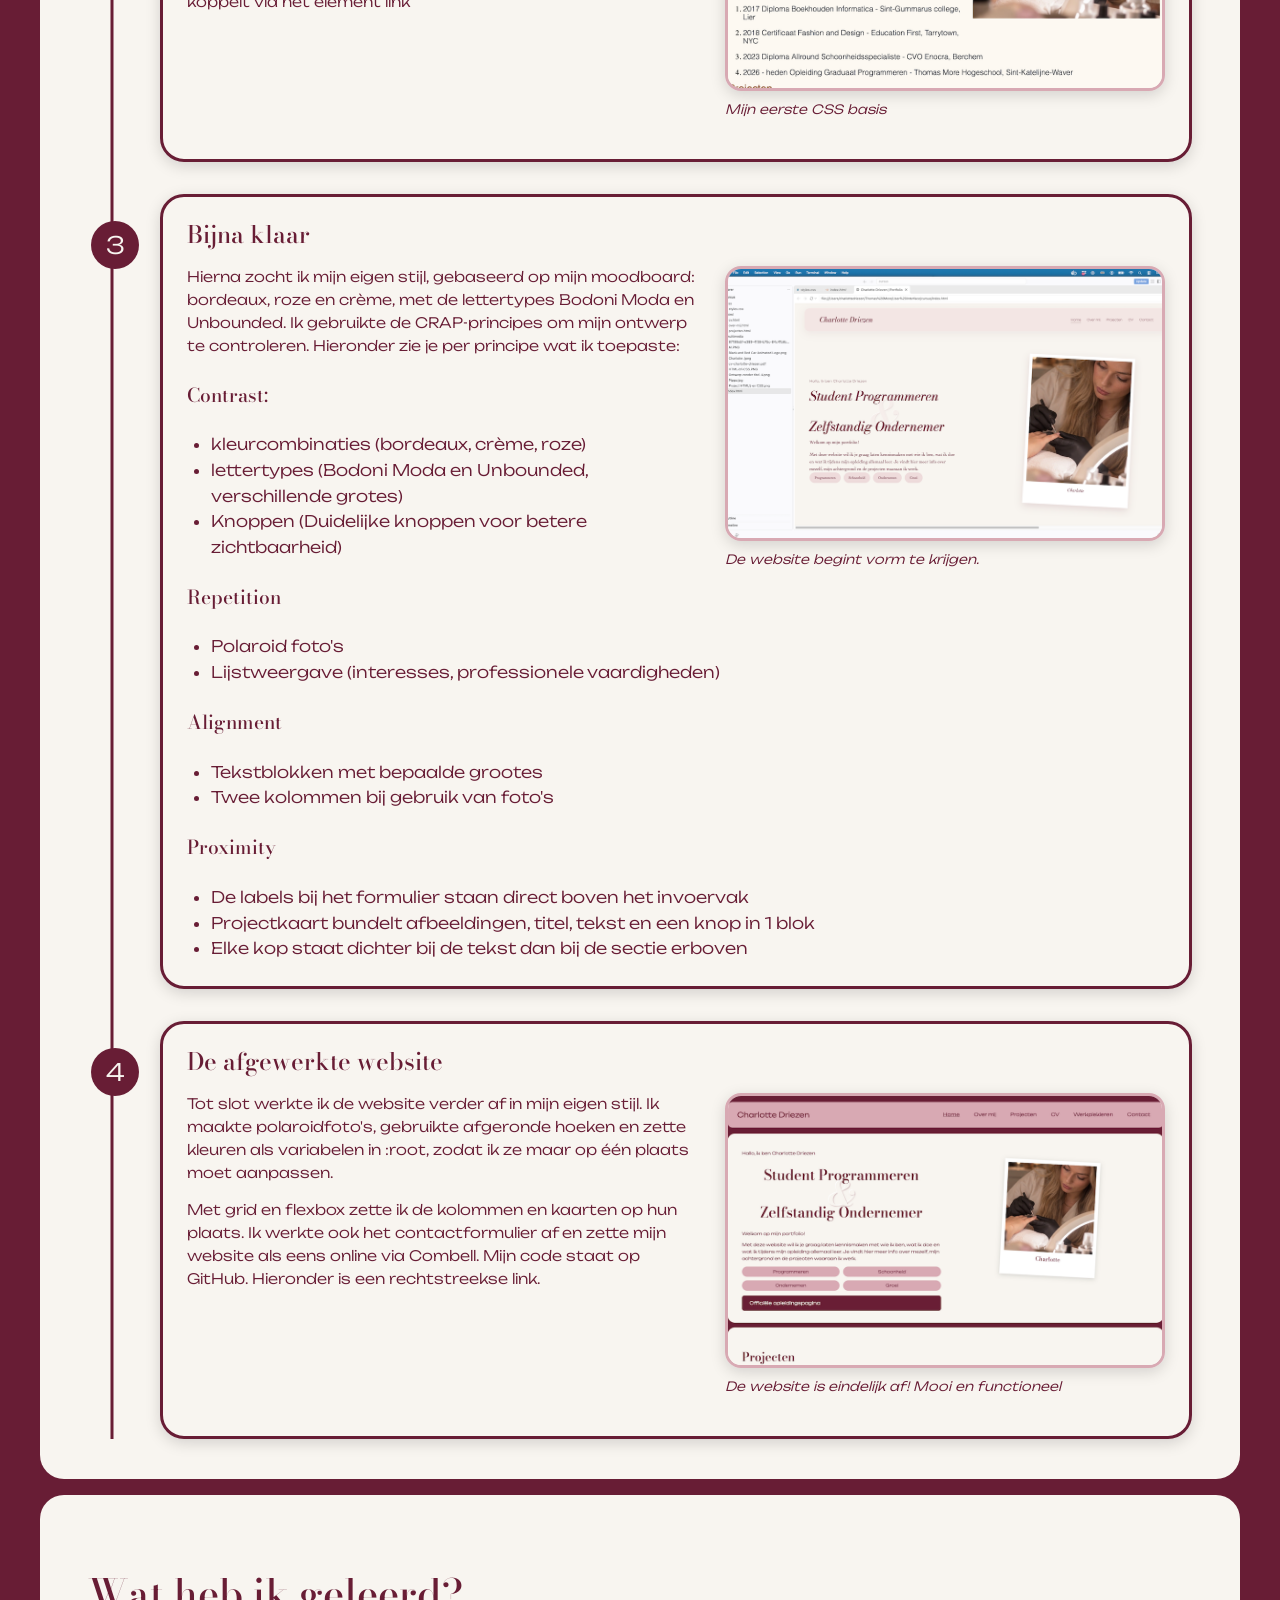
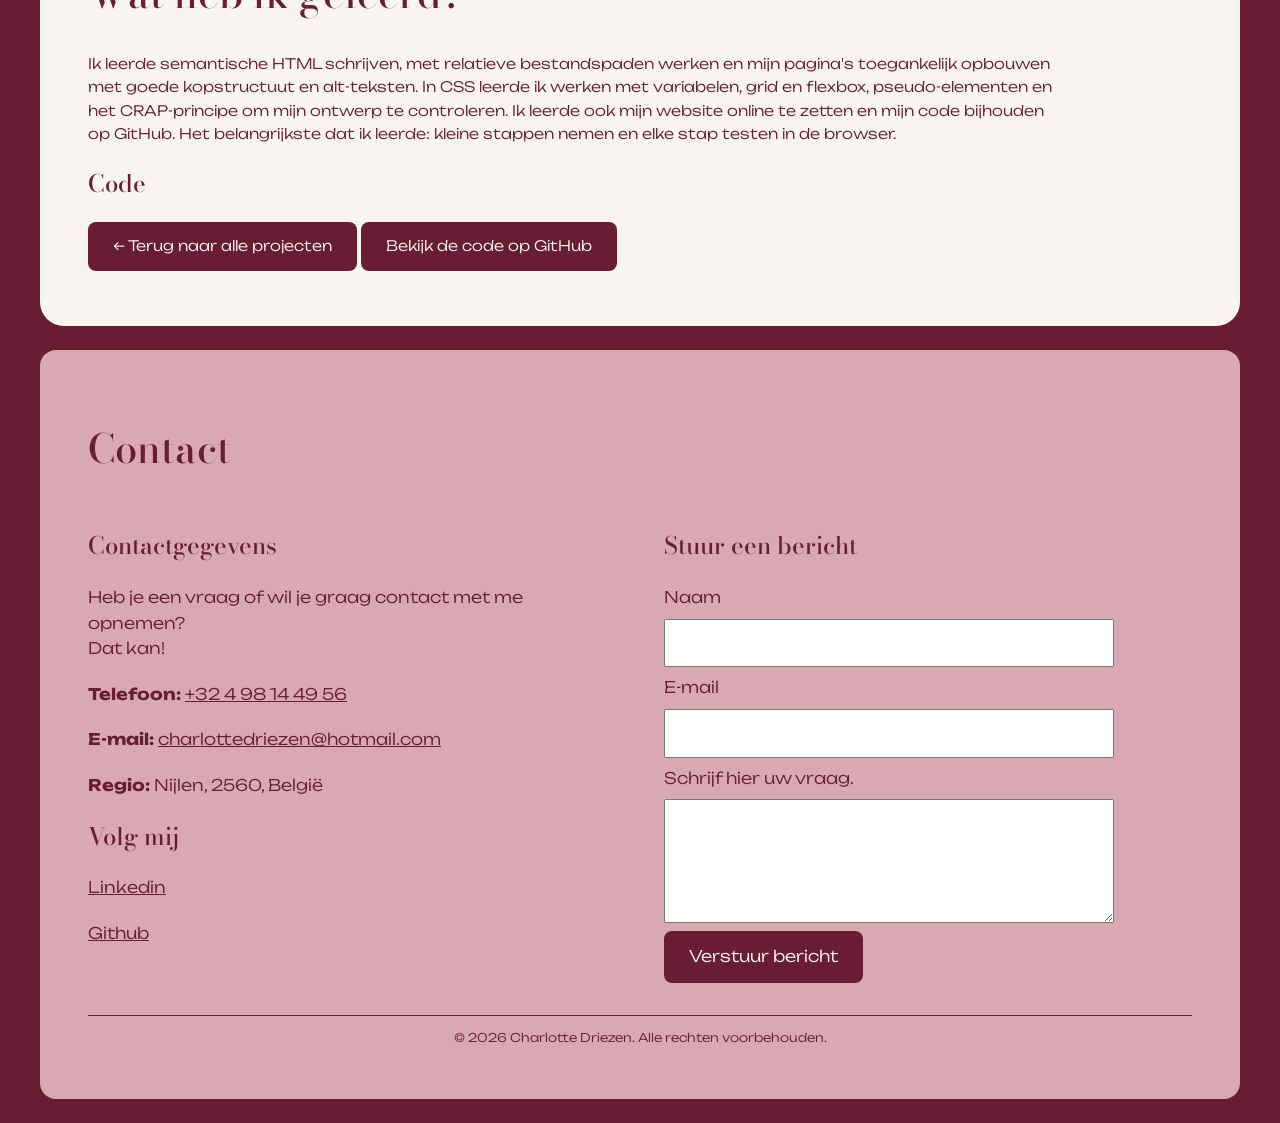
<file: html/project-portfolio.html>
<!doctype html>
<html lang="nl">
  <head>
    <meta charset="UTF-8" />
    <meta name="viewport" content="width=device-width, initial-scale=1.0" />
    <link rel="stylesheet" href="../css/styles.css" />
    <title>Charlotte Driezen | Project: Portfolio</title>
  </head>
  <body>
    <header>
      <a href="../index.html">Charlotte Driezen</a>
      <nav>
        <ul>
          <li><a href="../index.html">Home</a></li>
          <li>
            <a href="over-mij.html">Over mij</a>
          </li>
          <li><a href="projecten.html" aria-current="page">Projecten</a></li>
          <li><a href="cv.html">CV</a></li>
          <li><a href="werkplekleren.html">Werkplekleren</a></li>
          <li><a href="#contact">Contact</a></li>
        </ul>
      </nav>
    </header>
    <main>
      <h1>Website portfolio</h1>
      <section class="tekstblok">
        <h2>Beschrijving</h2>
        <p>
          Mijn persoonlijke website bouwen, die later wordt gebruikt om mijn
          portfolio's, vaardigheden en mezelf voor te stellen.
        </p>
        <!-- dl = lijst, dt = label dd = waarde -->
        <ul class="interesses">
          <li><strong>Vak</strong></li>
          <li>User Interfaces - HTML &amp; CSS</li>
          <li><strong>Startdatum</strong></li>
          <li>
            <time datetime="2026-10">Oktober 2026</time>
          </li>
          <li><strong>Gebruikte technologieën</strong></li>
          <li>HTML5, CSS3</li>
        </ul>
      </section>
      <section class="tekstblok">
        <h2>Evolutie van het project</h2>
        <p>
          Mijn portfolio is stap voor stap gegroeid, van een eenvoudige
          HTML-structuur tot de afgewerkte website in mijn eigen stijl
        </p>
        <ol class="tijdlijn">
          <li>
            <h3>Stap 1: enkel HTML</h3>
            <figure class="project-afbeelding">
              <img
                src="../multimedia/screenshots/html-versie-zonder-css.jpg"
                alt="Schermafbeelding van de beginfase van mijn eigen website. nog geen opmaak hier "
              />
              <figcaption>De website voor het koppelen met CSS</figcaption>
            </figure>
            <p>
              Bij het starten van ons portfolio, werd er gevraagd om een
              semantische HTML klaar te zetten voor mijn eigen persoonlijke
              website. De elementen header, main, footer, section, time, ...
              moesten gebruikt worden. Op W3Schools zocht ik extra attributen op
              om mijn code zo correct mogelijk te maken.Het schrijven van de
              teksten koste me het meeste tijd. Het formulier vond ik het
              moeilijkste onderdeel, en het verschil tussen de elementen was in
              het begin verwarrend. Hoe meer ik oefende, hoe logischer het werd.
            </p>

            <h3>Wat moest er zeker opstaan?</h3>
            <ul>
              <li>een link naar de opleidingspagina</li>
              <li>Een up to date CV mét downloadbare PDF</li>
              <li>Een gedetailleerde projectenpagina.</li>
              <li>Werkpleklern al klaarzetten (nog niet voor direct)</li>
            </ul>
          </li>

          <li>
            <h3>De eerste CSS</h3>
            <figure class="project-afbeelding">
              <img
                src="../multimedia/screenshots/project-html-met-css-1.jpg"
                alt="Mijn website met de eerste CSS: beige achtergrond en bruine knoppen"
              />
              <figcaption>Mijn eerste CSS basis</figcaption>
            </figure>
            <p>
              Daarna voegde ik mijn eerste CSS toe en koppelde ik het stylesheet
              aan mijn HTML. Ik experimenteerde met een achtergrond, kleuren
              voor koppen en verschillende lettergroottes.
            </p>
            <p>
              Het was nog niet mijn eigen stijl, maar ik zag voor het eerst mijn
              pagina veranderen door enkele regels in CSS te schrijven. Hier
              leerde ik hoe selectors werken en hoe je een bestand koppelt via
              het element link
            </p>
          </li>

          <li>
            <h3>Bijna klaar</h3>
            <figure class="project-afbeelding">
              <img
                src="../multimedia/screenshots/vorige-versie-css.jpg"
                alt="Mijn website met polaroidfoto, bordeaux kleuren en eigen lettertypes"
              />
              <figcaption>De website begint vorm te krijgen.</figcaption>
            </figure>
            <p>
              Hierna zocht ik mijn eigen stijl, gebaseerd op mijn moodboard:
              bordeaux, roze en crème, met de lettertypes Bodoni Moda en
              Unbounded. Ik gebruikte de CRAP-principes om mijn ontwerp te
              controleren. Hieronder zie je per principe wat ik toepaste:
            </p>
            <h4>Contrast:</h4>
            <ul>
              <li>kleurcombinaties (bordeaux, crème, roze)</li>
              <li>
                lettertypes (Bodoni Moda en Unbounded, verschillende grotes)
              </li>
              <li>Knoppen (Duidelijke knoppen voor betere zichtbaarheid)</li>
            </ul>
            <h4>Repetition</h4>
            <ul>
              <li>Polaroid foto's</li>
              <li>Lijstweergave (interesses, professionele vaardigheden)</li>
            </ul>
            <h4>Alignment</h4>
            <ul>
              <li>Tekstblokken met bepaalde grootes</li>
              <li>Twee kolommen bij gebruik van foto's</li>
            </ul>
            <h4>Proximity</h4>
            <ul>
              <li>
                De labels bij het formulier staan direct boven het invoervak
              </li>
              <li>
                Projectkaart bundelt afbeeldingen, titel, tekst en een knop in 1
                blok
              </li>
              <li>
                Elke kop staat dichter bij de tekst dan bij de sectie erboven
              </li>
            </ul>
          </li>
          <li>
            <h3>De afgewerkte website</h3>
            <figure class="project-afbeelding">
              <img
                src="../multimedia/screenshots/finale-versie-css.jpg"
                alt="De afgewerkte homepagina met bordeaux achtergrond, roze menbalk en polaroid foto's"
              />
              <figcaption>
                De website is eindelijk af! Mooi en functioneel
              </figcaption>
            </figure>
            <p>
              Tot slot werkte ik de website verder af in mijn eigen stijl. Ik
              maakte polaroidfoto's, gebruikte afgeronde hoeken en zette kleuren
              als variabelen in :root, zodat ik ze maar op één plaats moet
              aanpassen.
            </p>
            <p>
              Met grid en flexbox zette ik de kolommen en kaarten op hun plaats.
              Ik werkte ook het contactformulier af en zette mijn website als
              eens online via Combell. Mijn code staat op GitHub. Hieronder is
              een rechtstreekse link.
            </p>
          </li>
        </ol>
      </section>
      <section class="tekstblok">
        <h2>Wat heb ik geleerd?</h2>
        <p>
          Ik leerde semantische HTML schrijven, met relatieve bestandspaden
          werken en mijn pagina's toegankelijk opbouwen met goede kopstructuut
          en alt-teksten. In CSS leerde ik werken met variabelen, grid en
          flexbox, pseudo-elementen en het CRAP-principe om mijn ontwerp te
          controleren. Ik leerde ook mijn website online te zetten en mijn code
          bijhouden op GitHub. Het belangrijkste dat ik leerde: kleine stappen
          nemen en elke stap testen in de browser.
        </p>

        <h3>Code</h3>
        <p>
          <a href="projecten.html" class="knop"
            >&larr; Terug naar alle projecten</a
          >
          <a
            href="https://github.com/charlottedriezen/portfolio"
            class="knop"
            target="_blank"
            rel="noopener noreferrer"
            >Bekijk de code op GitHub</a
          >
        </p>
      </section>
    </main>
    <footer id="contact">
      <h2>Contact</h2>
      <div class="grid-twee-kolommen">
        <div>
          <h3>Contactgegevens</h3>
          <address>
            <p>
              Heb je een vraag of wil je graag contact met me opnemen? <br />Dat
              kan!
            </p>
            <p>
              <strong>Telefoon: </strong
              ><a href="tel:+32498144956">+32 4 98 14 49 56</a>
            </p>
            <p>
              <strong>E-mail: </strong>
              <a href="mailto:charlottedriezen@hotmail.com"
                >charlottedriezen@hotmail.com</a
              >
            </p>
            <p><strong>Regio:</strong> Nijlen, 2560, België</p>
          </address>
          <h3>Volg mij</h3>
          <address>
            <p>
              <a
                href="https://www.linkedin.com/in/charlotte-driezen-b69981341/"
                target="_blank"
                rel="noopener noreferrer"
                >Linkedin</a
              >
            </p>
            <p>
              <a
                href="https://github.com/charlottedriezen"
                target="_blank"
                rel="noopener noreferrer"
                >Github</a
              >
            </p>
          </address>
        </div>
        <div>
          <h3>Stuur een bericht</h3>
          <form action="../mailform.php" method="POST">
            <label for="name">Naam</label>
            <input type="text" name="name" id="name" required />
            <label for="email">E-mail</label>
            <input type="email" name="email" id="email" required />
            <label for="message">Schrijf hier uw vraag.</label>
            <textarea rows="4" name="message" id="message" required></textarea>
            <button type="submit" class="knop">Verstuur bericht</button>
          </form>
        </div>
      </div>
      <hr />
      <p class="copyright">
        &copy; 2026 Charlotte Driezen. Alle rechten voorbehouden.
      </p>
    </footer>
  </body>
</html>
</file>
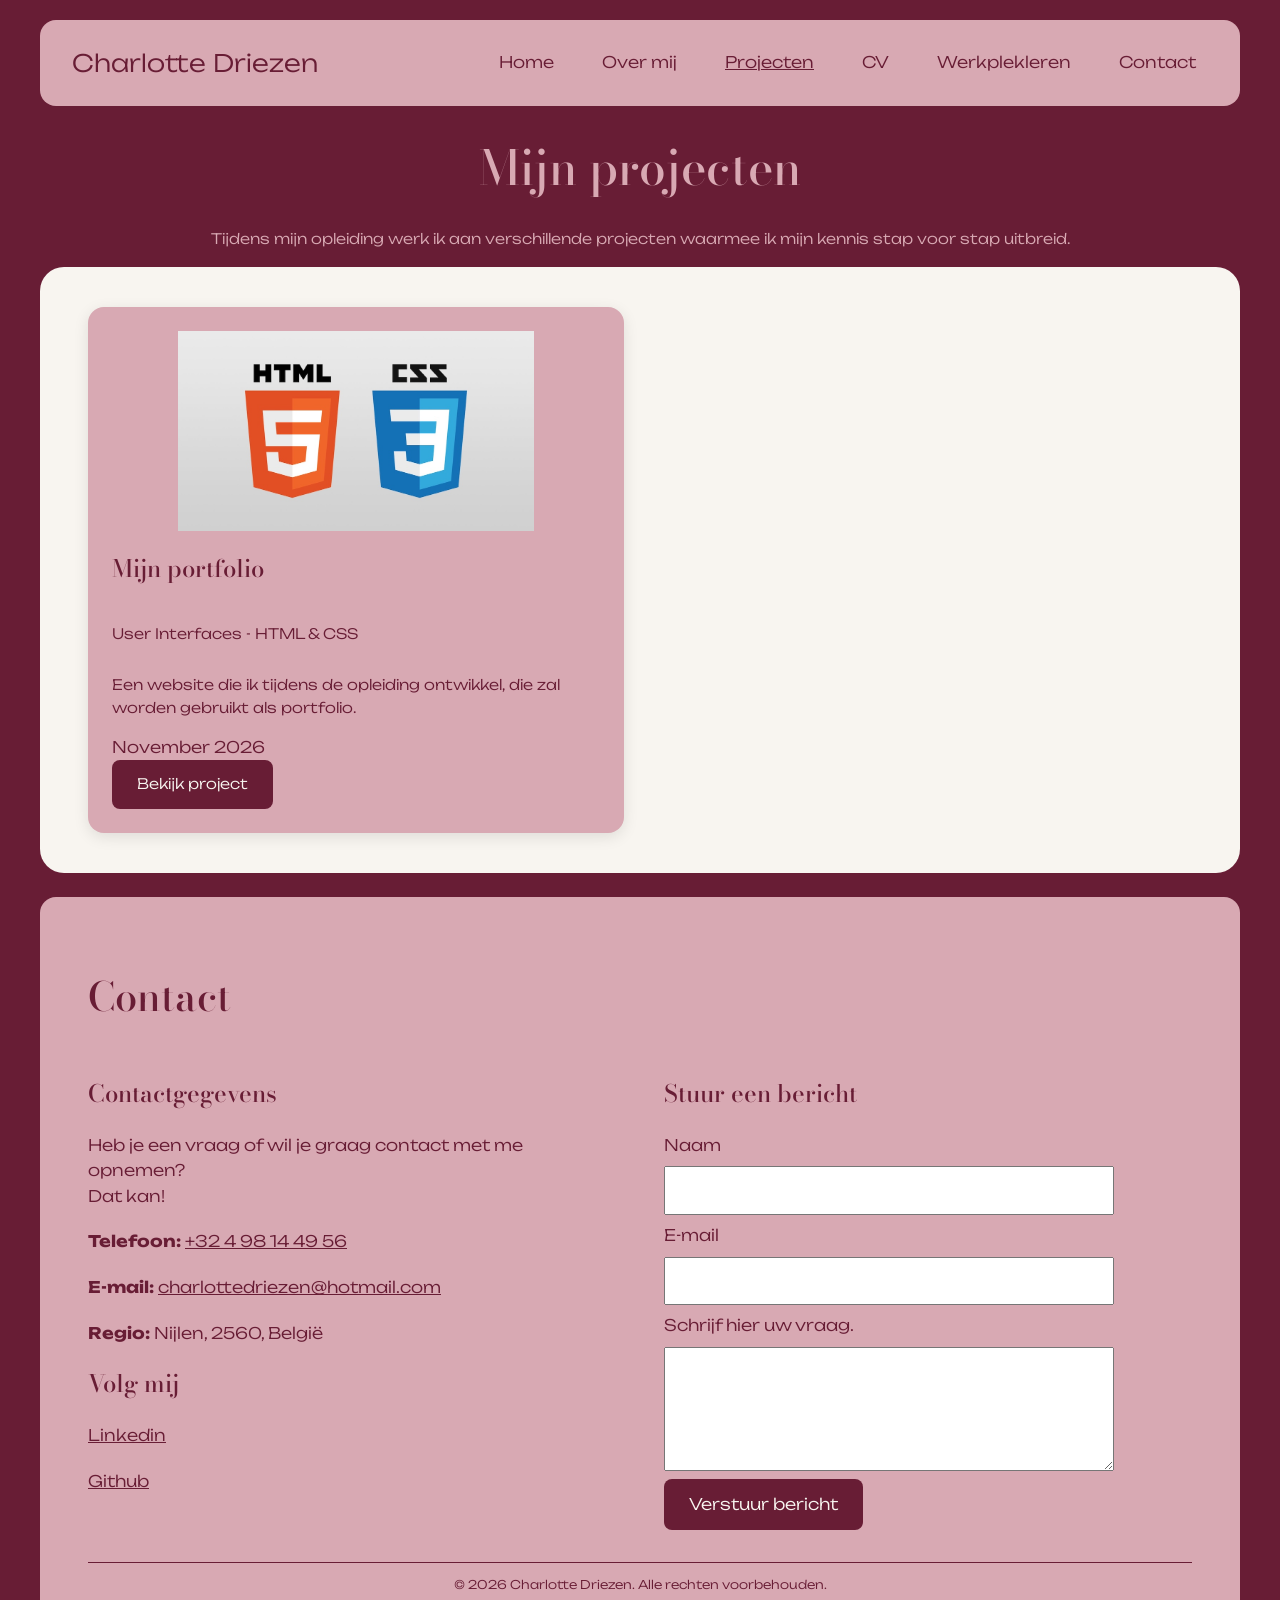
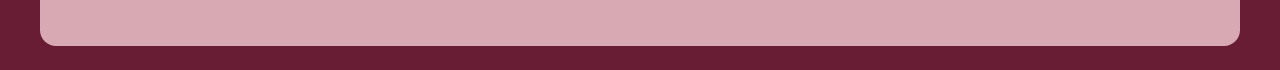
<file: html/projecten.html>
<!doctype html>
<html lang="nl">
  <head>
    <meta charset="UTF-8" />
    <meta name="viewport" content="width=device-width, initial-scale=1.0" />
    <link rel="stylesheet" href="../css/styles.css" />
    <title>Charlotte Driezen | Projecten</title>
  </head>
  <body>
    <header>
      <a href="../index.html">Charlotte Driezen</a>
      <nav>
        <ul>
          <li><a href="../index.html">Home</a></li>
          <li>
            <a href="over-mij.html">Over mij</a>
          </li>
          <li><a href="projecten.html" aria-current="page">Projecten</a></li>
          <li><a href="cv.html">CV</a></li>
          <li><a href="werkplekleren.html">Werkplekleren</a></li>
          <li><a href="#contact">Contact</a></li>
        </ul>
      </nav>
    </header>

    <main>
      <h1>Mijn projecten</h1>
      <p class="pagina-intro">
        Tijdens mijn opleiding werk ik aan verschillende projecten waarmee ik
        mijn kennis stap voor stap uitbreid.
      </p>

    
        <section class="kaart-grid">
          <article class="projectkaart">
            <figure>
              <img
                src="../multimedia/screenshots/logo-html-css.jpg"
                alt="Logo van HTML5 en CSS3"
              />
            </figure>
            <h3>Mijn portfolio</h3>
            <p>User Interfaces - HTML &amp; CSS</p>
            <p>
              Een website die ik tijdens de opleiding ontwikkel, die zal worden
              gebruikt als portfolio.
            </p>
            <time datetime="2026-11">November 2026</time>
            <p>
              <a href="project-portfolio.html" class="knop"
                >Bekijk project</a
              >
            </p>
          </article>
      </section>


    </main>
    <footer id="contact">
      <h2>Contact</h2>
      <div class="grid-twee-kolommen">
        <div>
          <h3>Contactgegevens</h3>
          <address>
            <p>
              Heb je een vraag of wil je graag contact met me opnemen? <br />Dat
              kan!
            </p>
            <p>
              <strong>Telefoon: </strong
              ><a href="tel:+32498144956">+32 4 98 14 49 56</a>
            </p>
            <p>
              <strong>E-mail: </strong>
              <a href="mailto:charlottedriezen@hotmail.com"
                >charlottedriezen@hotmail.com</a
              >
            </p>
            <p><strong>Regio:</strong> Nijlen, 2560, België</p>
          </address>
          <h3>Volg mij</h3>
          <address>
            <p>
              <a
                href="https://www.linkedin.com/in/charlotte-driezen-b69981341/"
                target="_blank"
                rel="noopener noreferrer"
                >Linkedin</a
              >
            </p>
            <p>
              <a
                href="https://github.com/charlottedriezen"
                target="_blank"
                rel="noopener noreferrer"
                >Github</a
              >
            </p>
          </address>
        </div>
        <div>
          <h3>Stuur een bericht</h3>
          <form action="../mailform.php" method="POST">
            <label for="name">Naam</label>
            <input type="text" name="name" id="name" required />
            <label for="email">E-mail</label>
            <input type="email" name="email" id="email" required />
            <label for="message">Schrijf hier uw vraag.</label>
            <textarea rows="4" name="message" id="message" required></textarea>
            <button type="submit" class="knop">Verstuur bericht</button>
          </form>
        </div>
      </div>
      <hr />
      <p class="copyright">
        &copy; 2026 Charlotte Driezen. Alle rechten voorbehouden.
      </p>
    </footer>
  </body>
</html>
</file>
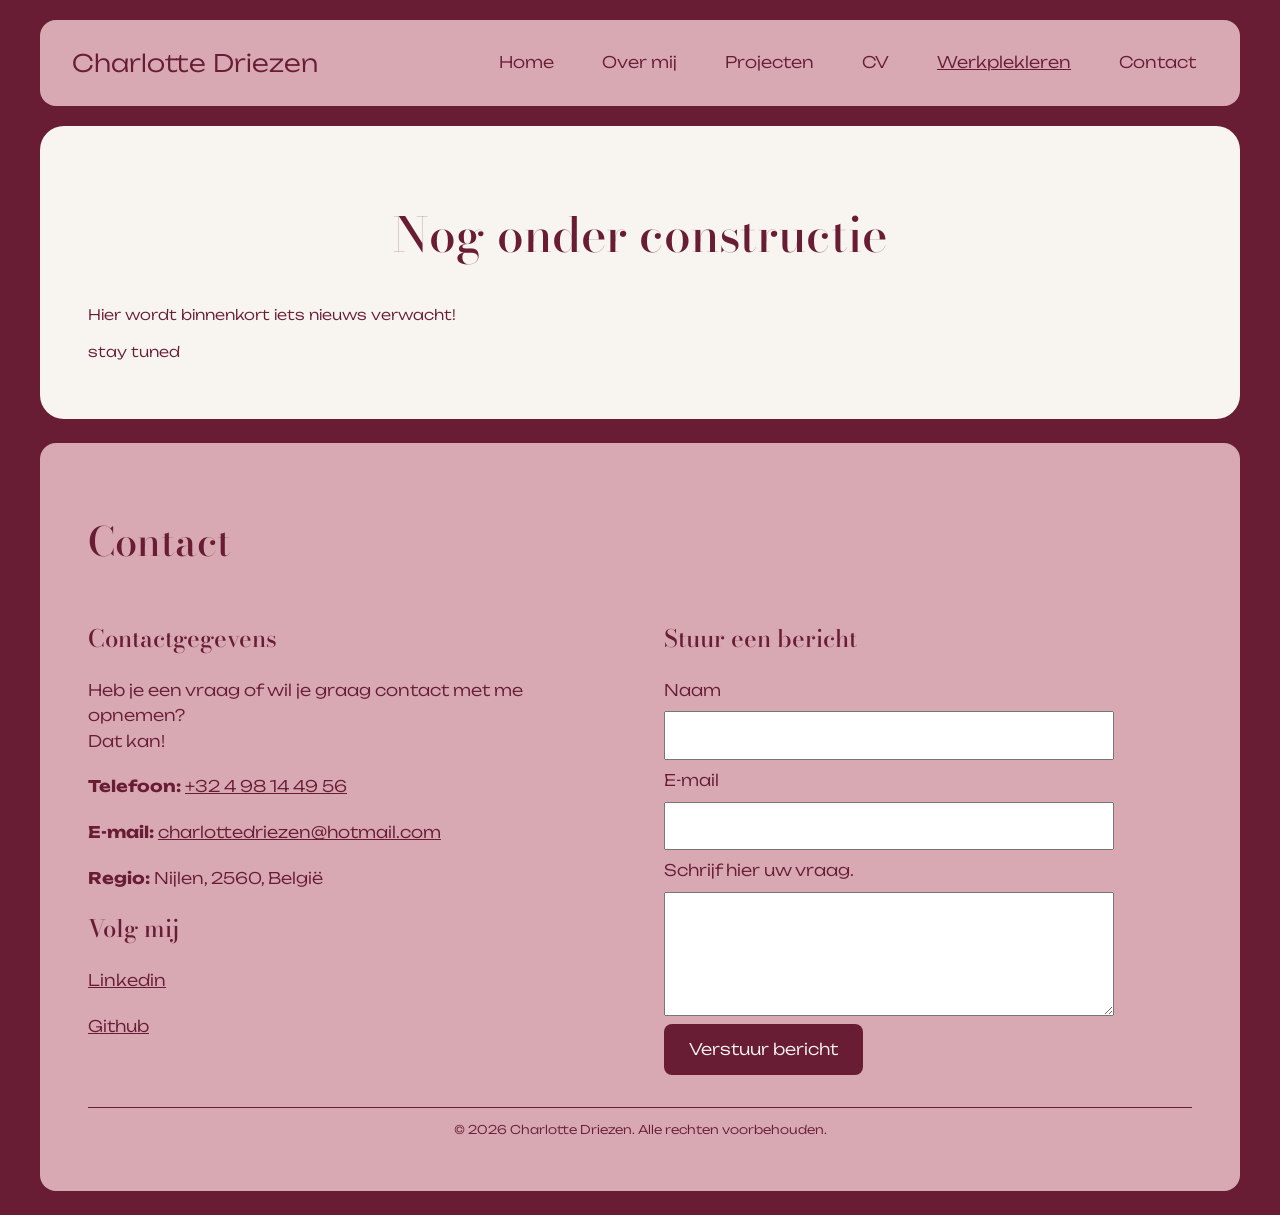
<file: html/werkplekleren.html>
<!doctype html>
<html lang="nl">
  <head>
    <meta charset="UTF-8" />
    <meta name="viewport" content="width=device-width, initial-scale=1.0" />
    <link rel="stylesheet" href="../css/styles.css" />
    <title>Charlotte Driezen | Werkplekleren</title>
  </head>
  <body>
    <header>
      <a href="../index.html">Charlotte Driezen</a>
      <nav>
        <ul>
          <li><a href="../index.html">Home</a></li>
          <li>
            <a href="over-mij.html">Over mij</a>
          </li>
          <li><a href="projecten.html">Projecten</a></li>
          <li><a href="cv.html">CV</a></li>
          <li>
            <a href="werkplekleren.html" aria-current="page">Werkplekleren</a>
          </li>
          <li><a href="#contact">Contact</a></li>
        </ul>
      </nav>
    </header>
    <main>
      <section>
        <h1>Nog onder constructie</h1>
        <p>Hier wordt binnenkort iets nieuws verwacht!</p>
        <p>stay tuned</p>
      </section>
    </main>
    <footer id="contact">
      <h2>Contact</h2>
      <div class="grid-twee-kolommen">
        <div>
          <h3>Contactgegevens</h3>
          <address>
            <p>
              Heb je een vraag of wil je graag contact met me opnemen? <br />Dat
              kan!
            </p>
            <p>
              <strong>Telefoon: </strong
              ><a href="tel:+32498144956">+32 4 98 14 49 56</a>
            </p>
            <p>
              <strong>E-mail: </strong>
              <a href="mailto:charlottedriezen@hotmail.com"
                >charlottedriezen@hotmail.com</a
              >
            </p>
            <p><strong>Regio:</strong> Nijlen, 2560, België</p>
          </address>
          <h3>Volg mij</h3>
          <address>
            <p>
              <a
                href="https://www.linkedin.com/in/charlotte-driezen-b69981341/"
                target="_blank"
                rel="noopener noreferrer"
                >Linkedin</a
              >
            </p>
            <p>
              <a
                href="https://github.com/charlottedriezen"
                target="_blank"
                rel="noopener noreferrer"
                >Github</a
              >
            </p>
          </address>
        </div>
        <div>
          <h3>Stuur een bericht</h3>
          <form action="../mailform.php" method="POST">
            <label for="name">Naam</label>
            <input type="text" name="name" id="name" required />
            <label for="email">E-mail</label>
            <input type="email" name="email" id="email" required />
            <label for="message">Schrijf hier uw vraag.</label>
            <textarea rows="4" name="message" id="message" required></textarea>
            <button type="submit" class="knop">Verstuur bericht</button>
          </form>
        </div>
      </div>
      <hr />
      <p class="copyright">
        &copy; 2026 Charlotte Driezen. Alle rechten voorbehouden.
      </p>
    </footer>
  </body>
</html>
</file>
<file: css/styles.css>
@import url("https://fonts.googleapis.com/css2?family=Bodoni+Moda:ital,opsz,wght@0,6..96,400..900;1,6..96,400..900&family=Unbounded:wght@200;300;400;700&display=swap");
:root {
  /* Waarom root? Als ik op een later tijdstip een bijvoorbeeld kleur wil veranderen in mijn design, 
    moet ik het niet overal veranderen. Enkel hier. */
  --bordeaux: #681d35; /* Bordeauxrood voor de achtergrond, en opvallende teksten om veel contrast 
  te kunnen creëeren tussen de kleuren.*/
  --creme: #f8f5f0; /* Voor de lichte achtergronden. Het creme gaat beter bij de andere 2 kleuren als puur wit*/
  --roze: #d8a9b3; /* zachte kleur voor accenten en decoratie */
}
* {
  /* Het sterretje zorgt ervoor dat alle allementen HTML-elementen zijn geselecteerd. */
  box-sizing: border-box;
}
/* TYPOGRAFIE */
h1,
h2,
h3,
h4 {
  /* Ik selecteer alle hoofdings zodat ik dezelfde instellingen erin kan zetten*/
  font-family: "Bodoni Moda", serif;
  font-weight: 500;
}
h1 {
  font-size: 3rem;
  line-height: 1.2;
}
h2 {
  font-size: 2.5rem;
  line-height: 1.3;
}
h3 {
  font-size: 1.5rem;
  line-height: 1.2;
}
h4 {
  font-size: 1.2rem;
  line-height: 1.2;
}
p {
  font-size: 0.9rem;
}
/* ALGEMENE LAYOUT */
body {
  /* Nu geven we de body van de website kleur, en buitenruimte. De margin wordt enkel toegepast 
    op de body, niet op de aparte elementen. Box-model hadden we hierboven al ingesteld. 
    De kleur wordt wel overgedragen op de elementen.*/
  background-color: var(--bordeaux);
  color: var(--roze);
  margin: 0;
  font-family: "Unbounded", sans-serif;
  font-size: 1rem;
  font-weight: 300;
  line-height: 1.6;
}
body h1,
body .pagina-intro {
  text-align: center;
}
header {
  /* Hiermee zorg ik ervoor dat de header horizontaal komt te staan. 
  Zo staat mijn naam en het menu ook uit elkaar. */
  display: flex;
  justify-content: space-between;
  align-items: center;
  /* Nu gaan we de header afgeronde hoeken geven en wat meer dimentie*/
  background-color: var(--roze);
  padding: 1.5rem 2rem;
  margin: 1.25rem 2.5rem;
  border-radius: 1rem;
}
header > a {
  /* Met dit element bewerken we enkel "Charlotte Driezen" in onze header. */
  font-size: 1.5rem;
  color: var(--bordeaux);
}
nav a {
  /* Nu stellen we in hoe het element a er moet uitzien in de navigatie van onze header. */
  color: var(--bordeaux);
  padding: 0.5rem 0.75rem;
}
nav a[aria-current="page"] {
  /* En dit is speciaal voor de huidige pagina goed aan te kunnen duiden */
  text-decoration: underline;
}
a {
  /* We verwijderen de onderlijning van ALLE elementen a */
  text-decoration: none;
}
ul {
  /* Van alle ul elementen de bolletjes wegnemen*/
  list-style: none;
  padding: 0;
  margin: 0;
}
nav ul {
  /* We moeten ook nog de lijst draaien. Dat doen we hier met flex */
  display: flex;
  gap: 1.5rem;
}
main > section {
  /* We stellen de main in. Ik koos om per sectie een borderbox te gebruiken (die hebben we bij * ingesteld)*/
  padding: 2.5rem 3rem;
  background-color: var(--creme);
  color: var(--bordeaux);
  margin: 1rem 2.5rem;
  border-radius: 1.5rem;
}
footer {
  /* De algemene footer */
  background-color: var(--roze);
  color: var(--bordeaux);
  padding: 2.5rem 3rem;
  margin: 1.5rem 2.5rem;
  border-radius: 1rem;
}
footer a {
  /* De links om te bellen of te mailen heb ik onderlijnt, zo is het duidelijk dat je erop kan klikken*/
  color: var(--bordeaux);
  text-decoration: underline;
}
footer hr {
  /* De onderste regel van de footer een klein randje geven erboven */
  border: none;
  border-top: 1px solid var(--bordeaux);
  margin: 2rem 0 0 0;
}
footer address p {
  /* De paragraaf van de contactgegevens anders instellen als de algemene instellingen. */
  font-size: 1rem;
  margin: 0 0 1.25rem 0;
}
footer .grid-twee-kolommen {
  /* Ik pas de standaard grid een klein beetje aan voor de footer. Zo staat alles mooi in 2 kolommen */
  grid-template-columns: 1fr 1fr;
  align-items: start;
  gap: 3rem;
}
address {
  font-style: normal;
}
form input,
form textarea {
  display: block; /* Elk invoerveld begint op nieuwe regel */
  width: 100%; /* Vult de breedte van beschikbare kolom */
  font: inherit; /* Neemt de letterinstellingen over van het bovenliggende element */
  margin: 0 0 0.5rem 0;
  padding: 0.6rem 0.75rem;
}
form label {
  display: block; /* Elk invoerveld begint op nieuwe regel */
  margin: 0 0 0.5rem 0;
}
form {
  /* Een maximum breedte om ervoor te zorgen dat het formulier niet te breed word */
  max-width: 450px;
}
.copyright {
  text-align: center;
  font-size: 0.75rem;
}
section h4 + ul {
  list-style: disc;
  padding: 0 0 0 1.5rem;
}
/* HOME PAGINA EN INTRODUCTIE */
.hero-titel {
  position: relative; /* zorgt ervoor dat we de plaats kunnen bepalen van een element */
}
.hero-titel span {
  display: block; /* Elk invoerveld begint op nieuwe regel */
}
.hero-titel span:not(.ampersand) {
  position: relative; /* zorgt ervoor dat we de plaats kunnen bepalen van een element */
  z-index: 1; /* Bepalen of iets op de voor- of achtergrond moet staan */
}
.ampersand {
  /* Ik heb de ampersand het effect gegeven dat het uit de pagina kwam. */
  color: var(--creme);
  font-size: 7rem;
  font-style: italic;
  text-align: center;
  line-height: 0.8;
  margin: -0.1em 0;

  text-shadow:
    -2px -2px 2px rgba(255, 255, 255, 0.9),
    2px 2px 3px rgba(104, 29, 53, 0.3);
  position: relative; /* Zo bepalen we waar iets staat. Kan dus ook overlappen nu */
  z-index: 0; /* Zo zet ik de '&' achter de tekst */
}

/* Lijsten een leukere look geven */
.interesses {
  display: grid;
  grid-template-columns: repeat(2, 1fr);
  gap: 0.75rem;
  max-width: 750px;
  align-items: center;
}
.interesses li {
  background-color: var(--roze);
  padding: 0.4rem 0.8rem;
  border-radius: 2rem;
  font-size: 0.85rem;
  text-align: center;
}

/* Afbeeldingen */
img {
  /* Geeft de afbeelding een bepaalde grote, zodat hij niet buiten het scherm valt. */
  max-width: 100%;
  height: auto;
}
.polaroid {
  /* Bepaalde afbeeldingen wil ik een polaroid van maken. Dat doe ik door middel van een class te gebruiken*/
  background-color: white;
  padding: 0.75rem 0.75rem 2.5rem 0.75rem;
  margin: 0;
  box-shadow: 0 4px 15px rgba(0, 0, 0, 0.15);
  transform: rotate(3deg);
  width: min(100%, 320px);
  justify-self: center;
  align-self: center;
}
.polaroid-links {
  /* Omdat de over mij sectie anders staat wil ik die afbeelding anders laten draaien*/
  transform: rotate(-3deg);
}
.polaroid img {
  display: block;
  width: 100%;
  aspect-ratio: 1/1;
  object-fit: cover;
}
.polaroid figcaption {
  text-align: center;
  color: var(--bordeaux);
  font-family: "Bodoni Moda", serif;
  font-size: 1.2rem;
  margin: 0.5rem 0 0 0;
}

.foto-rechts {
  /* Deze is dan weer bedoeld voor een foto rechts te laten staan, 
  en de tekst er mooi naast te laten vloeien. */
  float: right;
  margin: 0 1rem 1.5rem 4.5rem;
}
#hobbys {
  /* De tekst die ernaast moet komen. */
  display: flow-root;
}

/* Layout van main */
.grid-twee-kolommen {
  /* Nu gaan we de secties die ik in 2 kolommen wil juist zetten aan de hand van grid */
  display: grid;
  grid-template-columns: 1fr 1fr;
  gap: 1rem 2rem;
  align-items: start;
}
.grid-twee-kolommen > h2,
.grid-twee-kolommen > h3 {
  /* We zorgen ervoor dat de eerst h2 of h3 binnen de grid-twee-kolommen verdeeld staat boven de 2 kolommen. 
  Dus simpel gezegd, deze word verdeeld over alle kolommen in de grid*/
  /* -1 betekent de laatst mogelijke kolom */
  grid-column: 1/-1;
  margin: 0;
}
.tekstblok p {
  /* Hoe ver de tekst mag komen*/
  max-width: 75ch;
}
/* Knoppen */
.knop {
  /* De knop moet ook een mooi kleurtje krijgen, en een leuk effect doen als je erover hovert */
  display: inline-block;
  background-color: var(--bordeaux);
  color: var(--creme);
  padding: 0.75rem 1.5rem;
  border-radius: 0.5rem;
  border: 1px solid transparent; /* Bij hover stel ik een kleine border in, dat doe ik hier ook zodat het niet teveel verspringt */
  cursor: pointer;
  font: inherit;
  transition:
    transform 0.3s ease,
    background-color 0.3s ease,
    color 0.3s ease;
}
.knop:hover {
  transform: translateY(-5px);
  background-color: var(--roze);
  color: var(--bordeaux);
  border: 1px solid var(--bordeaux);
}
article .knop:hover {
  background-color: var(--creme);
  color: var(--bordeaux);
}
/* Projectkaarten */
/* De projectkaarten mooi naast elkaar laten staan */
.kaart-grid {
  display: grid;
  grid-template-columns: repeat(2, 1fr);
  gap: 2rem;
}
.projectkaart {
  display: flex;
  flex-direction: column;
  background-color: var(--roze);
  padding: 1.5rem;
  border-radius: 1rem;
  box-shadow: 0 4px 15px rgba(0, 0, 0, 0.1);
  transition: transform 0.3s ease;
}
.projectkaart > p:last-child {
  margin: auto 0 0 0;
}
.projectkaart figure {
  margin: 0;
  height: 200px;
  display: flex;
  justify-content: center;
  align-items: center;
}
.projectkaart img {
  max-height: 100%;
  max-width: 100%;
  object-fit: contain;
}
.projectkaart:hover {
  /* Ik wil de projectkaarten een beetje laten bewegen als je erover gaat met de muis. */
  transform: translateY(-5px);
}
/* Tijdlijn: evolutie van het project */
.tijdlijn {
  list-style: none; /* De standaard nummers weg, we maken eigen cirkels */
  padding: 0;
  margin: 2rem 0 0 0;
  counter-reset: stap; /* Start een teller op 0 */
  position: relative; /* Zo kan de lijk zicht hieraan vastklampen*/
}
.tijdlijn::before {
  /* Zo komt de verticale bordeaux lijn links te staan */
  content: "";
  position: absolute;
  top: 0;
  bottom: 0;
  left: 1.5rem;
  width: 3px;
  background-color: var(--bordeaux);
  transform: translateX(-50%); /* centreert de lijn precies op 1.5rem */
}
.tijdlijn > li {
  counter-increment: stap; /* Elke li telt 1 op.*/
  position: relative;
  display: flow-root; /* De kaart omsluit de zwevende afbeelding */
  margin: 0 0 2rem 4.5rem; /* ruimte links voor de cirkel */
  padding: 1.5rem;
  background-color: var(--creme);
  border: 3px solid var(--bordeaux);
  border-radius: 24px;
  box-shadow: 0 4px 15px rgba(0, 0, 0, 0.15);
}
.tijdlijn > li:last-child {
  margin-bottom: 0;
}
.tijdlijn > li::before {
  /* De cirkel met het stapnummer */
  content: counter(stap);
  position: absolute;
  top: 1.5rem;
  left: -4.5rem; /* Precies op de lijn*/
  width: 3rem;
  height: 3rem;
  display: grid;
  place-items: center;
  border-radius: 50%; /* Ik creëer een cirkel */
  background-color: var(--bordeaux);
  color: var(--creme);
  font-family: "Unbounded", sans-serif;
  font-size: 1.5rem;
}
.tijdlijn h3 {
  margin:  0 0 1rem 0;
}
/* Screenshots naast de tekst plaatsen */
.project-afbeelding {
  float: right; /* rechts, de tekst vloeit eromheen (net als de .foto-rechts) */
  clear: right; /* Twee afbeeldingen komen onder elkaar */
  width: 45%;
  margin: 0 0 1rem 1.5rem;
}
.project-afbeelding img {
  display: block;
  width: 100%;
  aspect-ratio: 16/10; /* Alle screenshots dezelfde vorm geven */
  object-fit: cover; /* snij bij in plaats van uitrekken */ 
  object-position: top; /* Toon de bovenkant van de afbeelding */
  border-radius: 16px;
  border: 3px solid var(--roze);
  box-shadow: 0 4px 15px rgba(0, 0, 0, 0.15);
}
.project-afbeelding figcaption{
  margin-top: 0.5rem;
  font-size: 0.8rem;
  font-style: italic;
}
</file>
